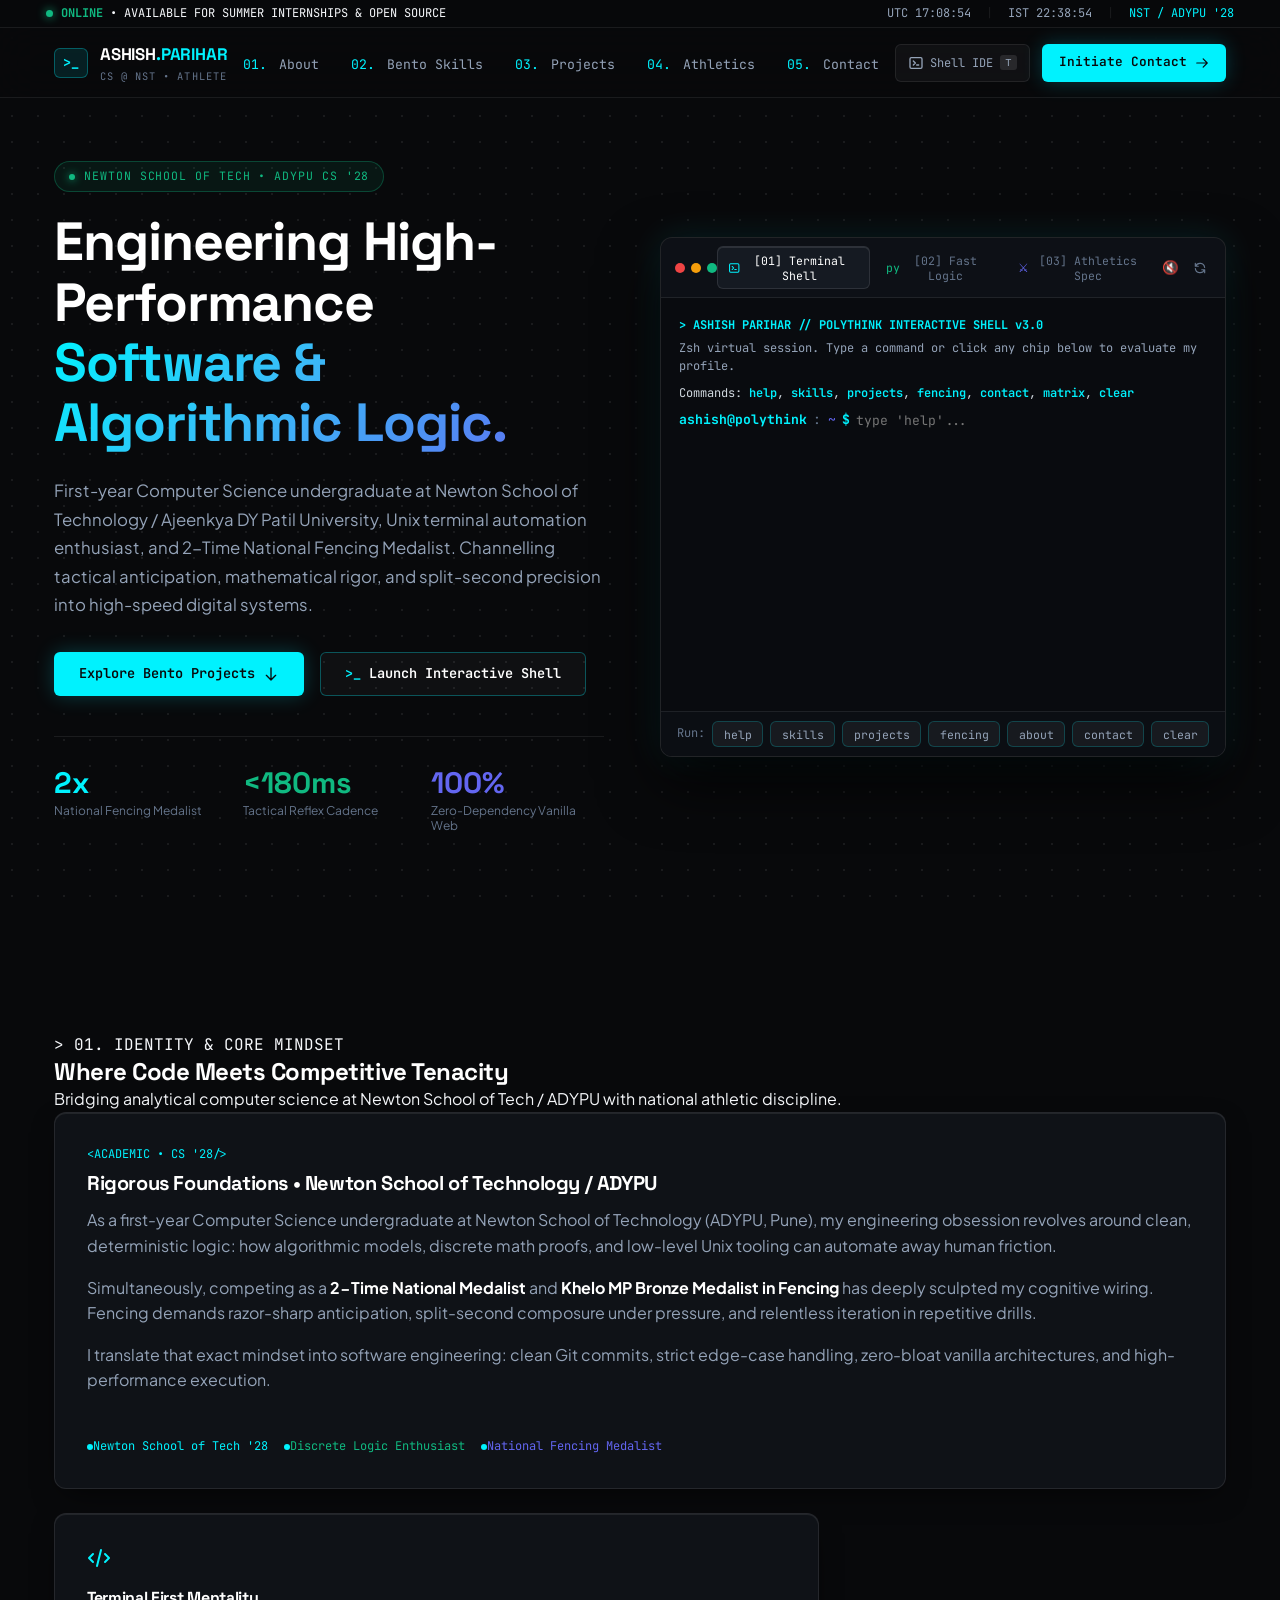
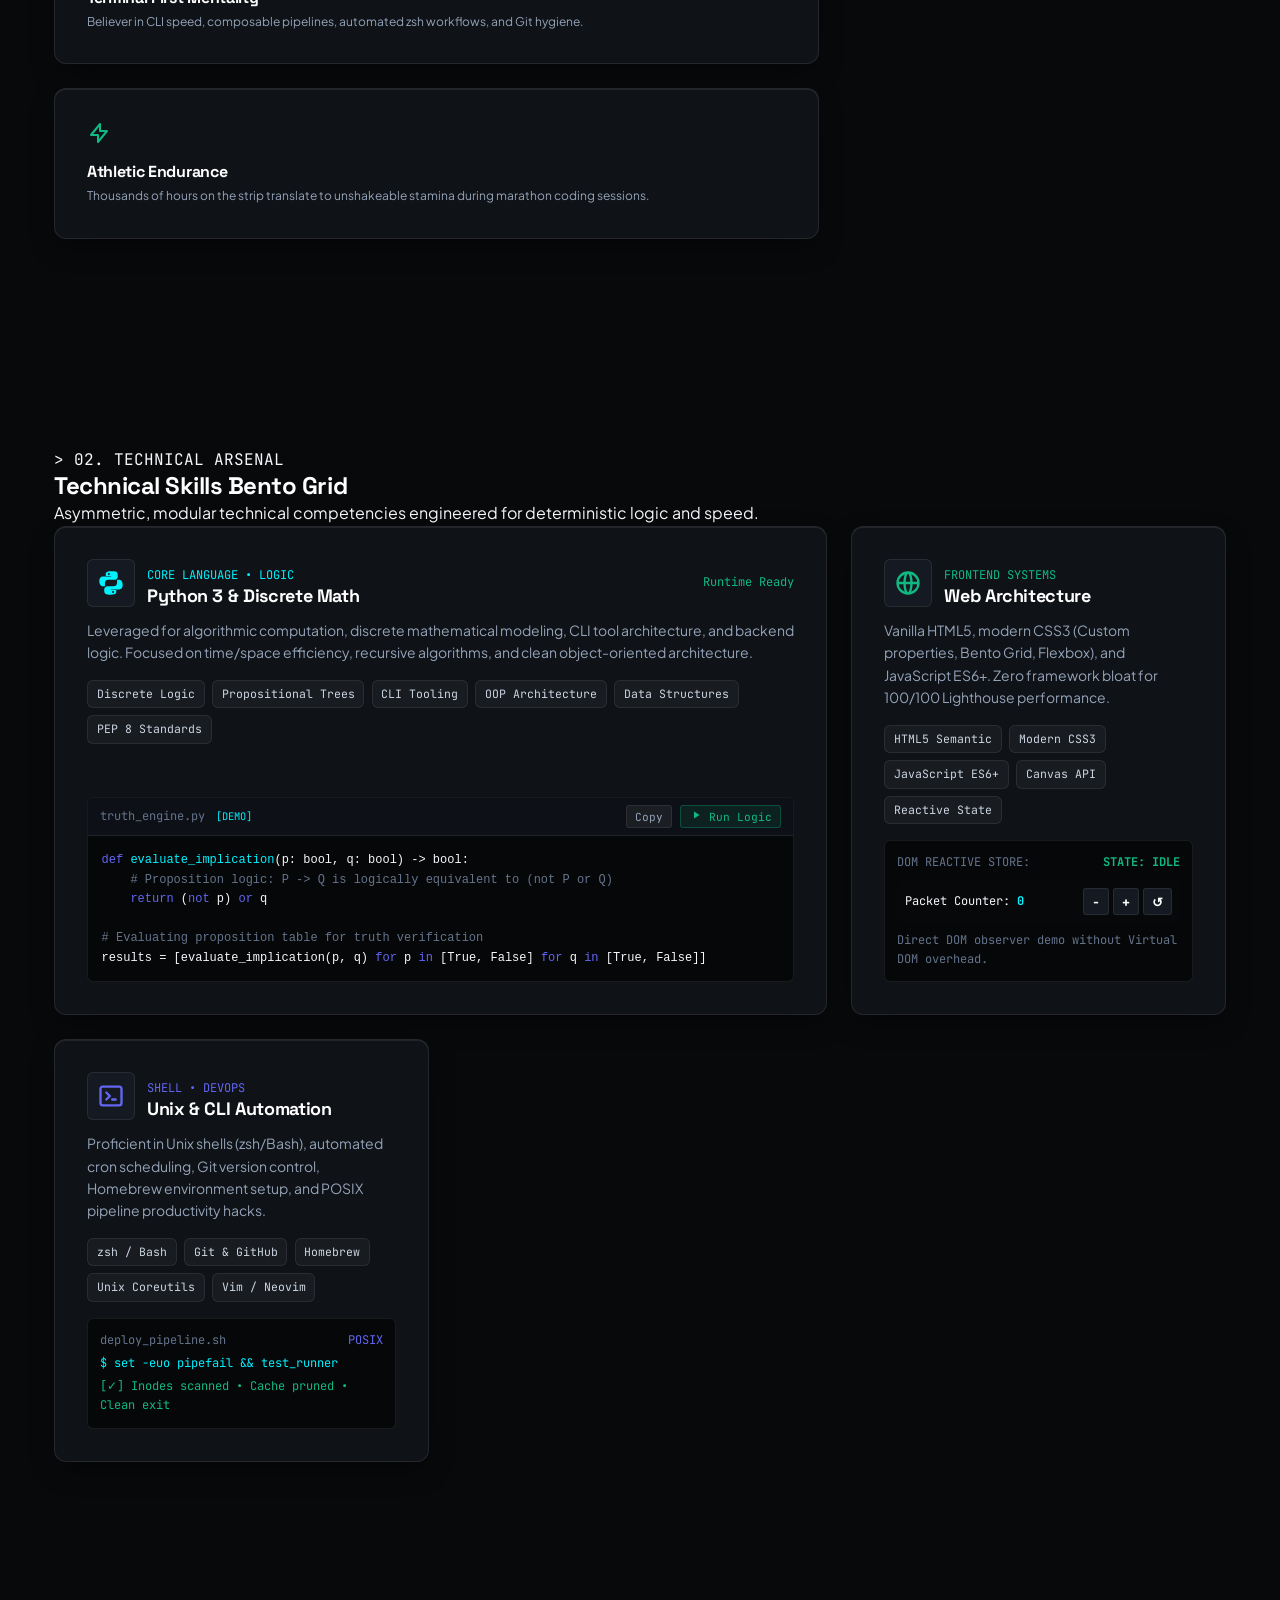
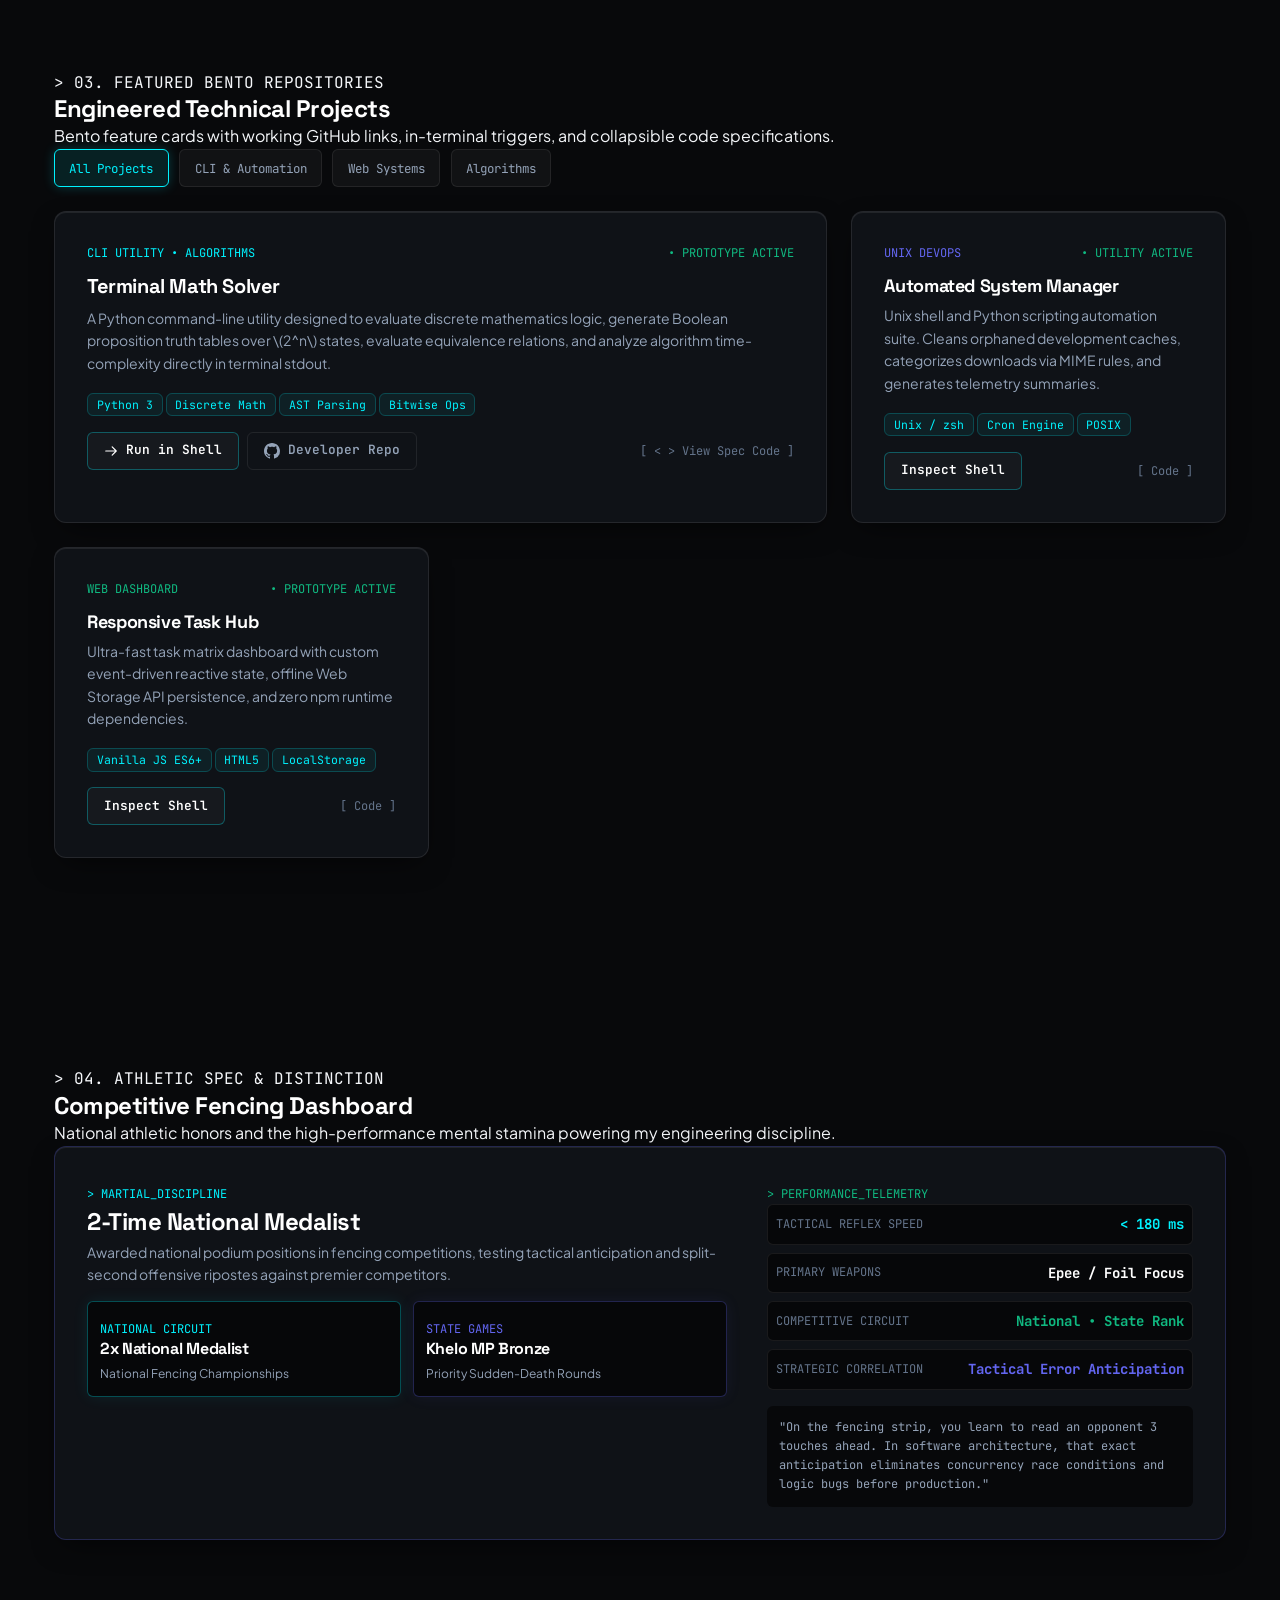
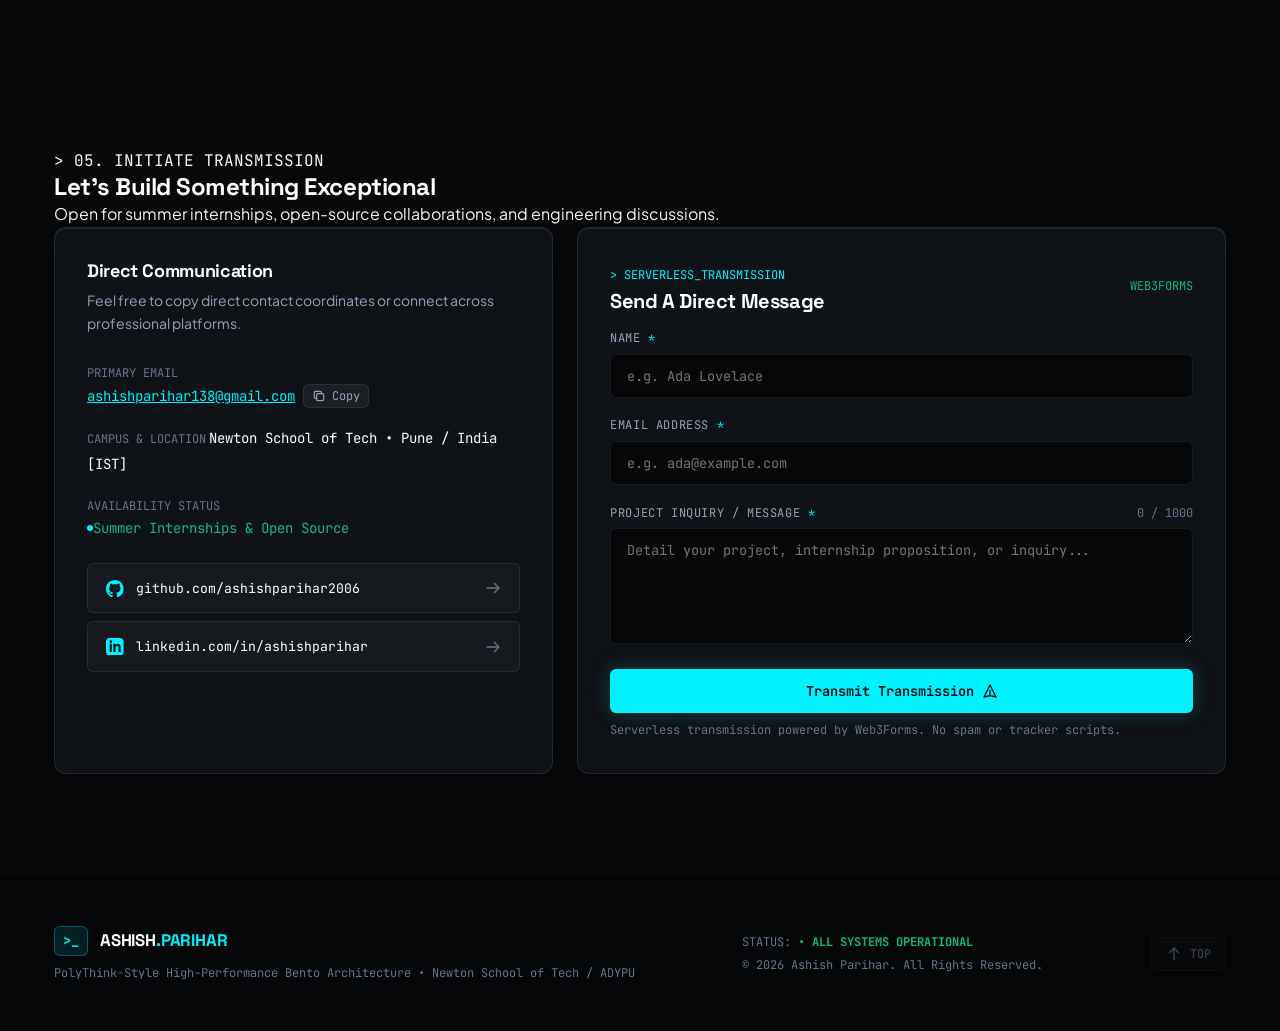
<file: index.html>
<!DOCTYPE html>
<html lang="en" class="scroll-smooth">
<head>
  <meta charset="UTF-8">
  <meta name="viewport" content="width=device-width, initial-scale=1.0">
  <meta http-equiv="X-UA-Compatible" content="ie=edge">
  
  <!-- Primary Meta Tags -->
  <title>Ashish Parihar | CS Undergraduate & Developer</title>
  <meta name="title" content="Ashish Parihar | CS Undergraduate & Developer">
  <meta name="description" content="Portfolio of Ashish Parihar - First-year CS Undergrad at Newton School of Tech / ADYPU, Software Developer, Unix Automation Enthusiast, and 2-Time National Fencing Medalist.">
  <meta name="keywords" content="Ashish Parihar, Computer Science, Newton School of Technology, ADYPU, Software Developer, Python, JavaScript, Unix, Fencing Athlete, PolyThink Bento">
  <meta name="author" content="Ashish Parihar">
  <meta name="theme-color" content="#08090B">
  <link rel="canonical" href="https://ashishparihar2006.github.io/my-profile/">
  
  <!-- Open Graph / Facebook -->
  <meta property="og:type" content="website">
  <meta property="og:url" content="https://ashishparihar2006.github.io/my-profile/">
  <meta property="og:title" content="Ashish Parihar | CS Undergraduate & Developer">
  <meta property="og:description" content="Engineering High-Performance Software & Algorithmic Logic. First-year CS Undergrad at Newton School of Tech / ADYPU & 2-Time National Fencing Medalist.">
  <meta property="og:site_name" content="Ashish Parihar Portfolio">
  
  <!-- Twitter Card -->
  <meta name="twitter:card" content="summary">
  <meta name="twitter:url" content="https://ashishparihar2006.github.io/my-profile/">
  <meta name="twitter:title" content="Ashish Parihar | CS Undergraduate & Developer">
  <meta name="twitter:description" content="Engineering High-Performance Software & Algorithmic Logic. CS Undergrad at NST / ADYPU & 2-Time National Fencing Medalist.">

  <!-- Favicon: Terminal Prompt Motif (>_) -->
  <link rel="icon" type="image/svg+xml" href="data:image/svg+xml,<svg xmlns='http://www.w3.org/2000/svg' viewBox='0 0 100 100'><rect width='100' height='100' rx='20' fill='%2308090B'/><text x='50%' y='58%' dominant-baseline='central' text-anchor='middle' font-family='monospace' font-size='52' font-weight='900' fill='%2300F2FE'>&gt;_</text></svg>">
  
  <!-- Google Fonts: Space Grotesk, Plus Jakarta Sans, JetBrains Mono -->
  <link rel="preconnect" href="https://fonts.googleapis.com">
  <link rel="preconnect" href="https://fonts.gstatic.com" crossorigin>
  <link href="https://fonts.googleapis.com/css2?family=JetBrains+Mono:wght@400;500;600;700&family=Plus+Jakarta+Sans:wght@400;500;600;700;800&family=Space+Grotesk:wght@600;700&display=swap" rel="stylesheet">
  
  <!-- Main Stylesheet (PolyThink-Style Bento Design System) -->
  <link rel="stylesheet" href="./styles.css">
</head>
<body class="bg-base text-main antialiased selection:bg-cyan selection:text-black">
  <!-- Accessibility Skip Link -->
  <a href="#main-content" class="skip-link">Skip to main content</a>

  <!-- PolyThink Dot-Matrix Grid with Cursor Spotlight Follower -->
  <div class="dot-matrix-bg" aria-hidden="true"></div>
  <div id="spotlight-cursor" class="spotlight-cursor pointer-events-none" aria-hidden="true"></div>

  <!-- Announcement & Dual Live Clocks Status Bar -->
  <aside class="top-status-bar" aria-label="System and Availability Status">
    <div class="container flex-between py-1 px-4 text-xs">
      <div class="status-indicator">
        <span class="status-dot pulse" aria-hidden="true"></span>
        <span class="status-text font-mono"><strong class="text-emerald">ONLINE</strong> &bull; AVAILABLE FOR SUMMER INTERNSHIPS &amp; OPEN SOURCE</span>
      </div>
      <div class="status-meta hide-mobile font-mono">
        <span id="utc-clock" title="Coordinated Universal Time">UTC --:--:--</span>
        <span class="divider" aria-hidden="true">|</span>
        <span id="ist-clock" title="Indian Standard Time">IST --:--:--</span>
        <span class="divider" aria-hidden="true">|</span>
        <span class="text-cyan">NST / ADYPU '28</span>
      </div>
    </div>
  </aside>

  <!-- PolyThink-Style Sticky Navigation -->
  <header id="site-header" class="site-header sticky top-0 z-50">
    <nav class="container nav-wrapper" aria-label="Main Navigation">
      <!-- Brand Monogram -->
      <a href="#hero" class="nav-brand group" aria-label="Ashish Parihar Homepage">
        <span class="brand-terminal-badge" aria-hidden="true">&gt;_</span>
        <span class="brand-text">
          <span class="brand-name">ASHISH<span class="text-cyan">.PARIHAR</span></span>
          <span class="brand-sub">CS @ NST &bull; ATHLETE</span>
        </span>
      </a>

      <!-- Desktop Navigation Links -->
      <ul class="nav-links hide-mobile" role="list">
        <li><a href="#about" class="nav-link"><span class="nav-num">01.</span> About</a></li>
        <li><a href="#skills" class="nav-link"><span class="nav-num">02.</span> Bento Skills</a></li>
        <li><a href="#projects" class="nav-link"><span class="nav-num">03.</span> Projects</a></li>
        <li><a href="#athletics" class="nav-link"><span class="nav-num">04.</span> Athletics</a></li>
        <li><a href="#contact" class="nav-link"><span class="nav-num">05.</span> Contact</a></li>
      </ul>

      <!-- Nav CTA & Actions -->
      <div class="nav-actions flex items-center gap-3">
        <!-- Quick Interactive Canvas Focus -->
        <button id="nav-term-btn" class="btn-term-shortcut" title="Focus Interactive Canvas (Shortcut: T)" aria-label="Jump to interactive canvas">
          <svg class="w-4 h-4" fill="none" stroke="currentColor" viewBox="0 0 24 24" aria-hidden="true">
            <path stroke-linecap="round" stroke-linejoin="round" stroke-width="2" d="M8 9l3 3-3 3m5 0h3M5 20h14a2 2 0 002-2V6a2 2 0 00-2-2H5a2 2 0 00-2 2v12a2 2 0 002 2z"></path>
          </svg>
          <span class="hide-mobile">Shell IDE</span>
          <kbd class="kbd-hint hide-mobile">T</kbd>
        </button>

        <a href="#contact" class="btn btn-sm btn-primary hide-mobile">
          <span>Initiate Contact</span>
          <svg class="w-3.5 h-3.5" fill="none" stroke="currentColor" viewBox="0 0 24 24" aria-hidden="true">
            <path stroke-linecap="round" stroke-linejoin="round" stroke-width="2" d="M14 5l7 7m0 0l-7 7m7-7H3"></path>
          </svg>
        </a>

        <!-- Mobile Menu Toggle Button -->
        <button id="mobile-menu-toggle" class="mobile-toggle show-mobile" aria-expanded="false" aria-controls="mobile-nav-menu" aria-label="Toggle navigation menu">
          <span class="hamburger-bar" aria-hidden="true"></span>
          <span class="hamburger-bar" aria-hidden="true"></span>
          <span class="hamburger-bar" aria-hidden="true"></span>
        </button>
      </div>
    </nav>

    <!-- Mobile Drawer Menu -->
    <div id="mobile-nav-menu" class="mobile-menu" role="dialog" aria-modal="true" aria-label="Mobile Navigation Menu" aria-hidden="true">
      <div class="mobile-menu-inner">
        <div class="mobile-menu-header">
          <span class="font-mono text-cyan text-sm">&gt; NAVIGATION_MATRIX</span>
          <button id="mobile-menu-close" class="mobile-close-btn" aria-label="Close navigation menu">
            <svg class="w-5 h-5" fill="none" stroke="currentColor" viewBox="0 0 24 24" aria-hidden="true">
              <path stroke-linecap="round" stroke-linejoin="round" stroke-width="2" d="M6 18L18 6M6 6l12 12"></path>
            </svg>
          </button>
        </div>
        <ul class="mobile-nav-links" role="list">
          <li><a href="#about" class="mobile-link"><span class="text-cyan font-mono">01.</span> Profile &amp; Mindset</a></li>
          <li><a href="#skills" class="mobile-link"><span class="text-cyan font-mono">02.</span> Bento Skills Matrix</a></li>
          <li><a href="#projects" class="mobile-link"><span class="text-cyan font-mono">03.</span> Featured Bento Projects</a></li>
          <li><a href="#athletics" class="mobile-link"><span class="text-cyan font-mono">04.</span> Athletic Distinctions</a></li>
          <li><a href="#contact" class="mobile-link"><span class="text-cyan font-mono">05.</span> Transmission / Contact</a></li>
        </ul>
        <div class="mobile-menu-footer">
          <a href="#contact" class="btn btn-primary w-full text-center">Get in Touch</a>
          <p class="text-xs text-muted text-center mt-3 font-mono">Ashish Parihar &bull; CS Undergrad @ NST / ADYPU</p>
        </div>
      </div>
    </div>
  </header>

  <main id="main-content" class="relative z-10" tabindex="-1">
    <!-- ========================================================
         PHASE 2 — HERO SECTION & INTERACTIVE LIVE CODE CANVAS
         ======================================================== -->
    <section id="hero" class="hero-section" aria-label="Introduction & Interactive Code Canvas">
      <div class="container hero-grid">
        
        <!-- Left Hero Column: Bold Hierarchy & Action CTAs -->
        <div class="hero-content">
          <div class="hero-badge-wrap">
            <span class="poly-badge font-mono">
              <span class="pulse-emerald" aria-hidden="true"></span>
              NEWTON SCHOOL OF TECH &bull; ADYPU CS '28
            </span>
          </div>

          <h1 class="hero-title">
            Engineering High-Performance
            <span class="gradient-text">Software &amp; Algorithmic Logic.</span>
          </h1>

          <p class="hero-subtitle">
            First-year Computer Science undergraduate at Newton School of Technology / Ajeenkya DY Patil University, Unix terminal automation enthusiast, and 2-Time National Fencing Medalist. Channelling tactical anticipation, mathematical rigor, and split-second precision into high-speed digital systems.
          </p>

          <!-- PolyThink Action CTAs -->
          <div class="hero-actions">
            <a href="#projects" class="btn btn-primary btn-glow">
              <span>Explore Bento Projects</span>
              <svg class="w-4 h-4 ml-1" fill="none" stroke="currentColor" viewBox="0 0 24 24" aria-hidden="true">
                <path stroke-linecap="round" stroke-linejoin="round" stroke-width="2" d="M19 14l-7 7m0 0l-7-7m7 7V3"></path>
              </svg>
            </a>
            <button id="hero-shell-trigger" class="btn btn-outline">
              <span class="text-cyan">&gt;_</span>
              <span>Launch Interactive Shell</span>
            </button>
          </div>

          <!-- Hero Metrics Bar -->
          <div class="hero-stats-row">
            <div class="hero-stat-card">
              <span class="stat-number text-cyan">2x</span>
              <span class="stat-label">National Fencing Medalist</span>
            </div>
            <div class="hero-stat-card">
              <span class="stat-number text-emerald">&lt;180ms</span>
              <span class="stat-label">Tactical Reflex Cadence</span>
            </div>
            <div class="hero-stat-card">
              <span class="stat-number text-indigo">100%</span>
              <span class="stat-label">Zero-Dependency Vanilla Web</span>
            </div>
          </div>
        </div>

        <!-- Right Hero Column: Interactive Code Canvas / IDE Frame -->
        <div class="hero-canvas-wrapper">
          <div class="ide-canvas-frame" id="interactive-ide" role="region" aria-label="Interactive Developer IDE Canvas">
            <!-- IDE Header & Tab Triggers -->
            <div class="ide-header">
              <div class="ide-traffic-lights" aria-hidden="true">
                <span class="window-dot dot-red"></span>
                <span class="window-dot dot-yellow"></span>
                <span class="window-dot dot-green"></span>
              </div>
              
              <!-- Live Tab Triggers -->
              <div class="ide-tabs" role="tablist" aria-label="Interactive Code Canvas Views">
                <button class="ide-tab active" role="tab" id="tab-btn-terminal" aria-selected="true" aria-controls="tab-panel-terminal" data-tab="terminal">
                  <svg class="w-3.5 h-3.5 text-cyan mr-1" fill="none" stroke="currentColor" viewBox="0 0 24 24" aria-hidden="true"><path stroke-linecap="round" stroke-linejoin="round" stroke-width="2" d="M8 9l3 3-3 3m5 0h3M5 20h14a2 2 0 002-2V6a2 2 0 00-2-2H5a2 2 0 00-2 2v12a2 2 0 002 2z"></path></svg>
                  <span>[01] Terminal Shell</span>
                </button>
                <button class="ide-tab" role="tab" id="tab-btn-logic" aria-selected="false" aria-controls="tab-panel-logic" data-tab="logic">
                  <span class="text-emerald font-mono mr-1">py</span>
                  <span>[02] Fast Logic</span>
                </button>
                <button class="ide-tab" role="tab" id="tab-btn-athletics" aria-selected="false" aria-controls="tab-panel-athletics" data-tab="athletics">
                  <span class="text-indigo font-mono mr-1">&#x2694;</span>
                  <span>[03] Athletics Spec</span>
                </button>
              </div>

              <!-- Audio / Quick Controls -->
              <div class="ide-controls">
                <button id="term-audio-toggle" class="term-ctrl-btn" title="Toggle Terminal Audio (Off by default)" aria-label="Toggle terminal audio feedback">
                  <span id="audio-icon">🔇</span>
                </button>
                <button id="term-reset-btn" class="term-ctrl-btn" title="Reset Shell Buffer" aria-label="Reset terminal output">
                  <svg class="w-3.5 h-3.5" fill="none" stroke="currentColor" viewBox="0 0 24 24" aria-hidden="true">
                    <path stroke-linecap="round" stroke-linejoin="round" stroke-width="2" d="M4 4v5h.582m15.356 2A8.001 8.001 0 004.582 9m0 0H9m11 11v-5h-.581m0 0a8.003 8.003 0 01-15.357-2m15.357 2H15"></path>
                  </svg>
                </button>
              </div>
            </div>

            <!-- Tab 1: Terminal Shell Body -->
            <div id="tab-panel-terminal" class="ide-tab-panel active" role="tabpanel" aria-labelledby="tab-btn-terminal">
              <div class="terminal-body" id="terminal-body" tabindex="0" aria-live="polite">
                <div class="terminal-welcome" id="terminal-welcome">
                  <p class="text-cyan font-mono font-bold text-xs mb-1">&gt; ASHISH PARIHAR // POLYTHINK INTERACTIVE SHELL v3.0</p>
                  <p class="text-xs text-secondary mb-2 font-mono">Zsh virtual session. Type a command or click any chip below to evaluate my profile.</p>
                  <div class="term-help-reminder font-mono text-xs">
                    Commands: <span class="cmd-highlight">help</span>, <span class="cmd-highlight">skills</span>, <span class="cmd-highlight">projects</span>, <span class="cmd-highlight">fencing</span>, <span class="cmd-highlight">contact</span>, <span class="cmd-highlight">matrix</span>, <span class="cmd-highlight">clear</span>
                  </div>
                </div>

                <!-- Dynamic Output Container -->
                <div id="terminal-history"></div>

                <!-- Active Command Input Prompt -->
                <div class="terminal-prompt-line">
                  <span class="prompt-user text-cyan font-bold font-mono">ashish@polythink</span><span class="prompt-colon text-muted">:</span><span class="prompt-path text-indigo font-mono">~</span><span class="prompt-symbol font-bold font-mono text-cyan">$</span>
                  <input type="text" id="terminal-input" class="terminal-input" spellcheck="false" autocomplete="off" autocapitalize="off" aria-label="Interactive terminal command input" placeholder="type 'help'...">
                </div>
              </div>

              <!-- Executable Quick Command Chips -->
              <div class="terminal-quick-chips" aria-label="Terminal Quick Run Chips">
                <span class="chip-label text-muted text-xs font-mono">Run:</span>
                <button class="cmd-chip" data-cmd="help">help</button>
                <button class="cmd-chip" data-cmd="skills">skills</button>
                <button class="cmd-chip" data-cmd="projects">projects</button>
                <button class="cmd-chip" data-cmd="fencing">fencing</button>
                <button class="cmd-chip" data-cmd="about">about</button>
                <button class="cmd-chip" data-cmd="contact">contact</button>
                <button class="cmd-chip chip-clear" data-cmd="clear">clear</button>
              </div>
            </div>

            <!-- Tab 2: Fast Logic Code Preview Box -->
            <div id="tab-panel-logic" class="ide-tab-panel" role="tabpanel" aria-labelledby="tab-btn-logic">
              <div class="code-preview-pane">
                <div class="pane-meta flex-between">
                  <span class="font-mono text-xs text-cyan flex items-center gap-2">
                    <span class="dot-status bg-emerald"></span> demo_solver.py [DISCRETE PROPOSITIONS]
                  </span>
                  <button class="btn-copy-code" data-code-target="snippet-hero-logic" aria-label="Copy Python demonstration snippet">
                    <span class="copy-text">Copy Code</span>
                  </button>
                </div>
                <div class="code-with-lines font-mono text-xs">
                  <div class="code-gutter" aria-hidden="true">
                    <span>01</span><span>02</span><span>03</span><span>04</span><span>05</span><span>06</span><span>07</span><span>08</span><span>09</span><span>10</span>
                  </div>
                  <pre class="code-content"><code id="snippet-hero-logic"><span class="text-indigo">def</span> <span class="text-cyan">evaluate_discrete_tautology</span>(variables: list, expression: str) -&gt; bool:
    <span class="text-muted"># High-speed deterministic evaluation over 2^n truth states</span>
    n = len(variables)
    <span class="text-indigo">for</span> state <span class="text-indigo">in</span> range(1 &lt;&lt; n):
        env = {var: bool((state &gt;&gt; i) &amp; 1) <span class="text-indigo">for</span> i, var <span class="text-indigo">in</span> enumerate(variables)}
        <span class="text-indigo">if</span> <span class="text-indigo">not</span> evaluate_ast(expression, env):
            <span class="text-indigo">return</span> False
    <span class="text-indigo">return</span> True  <span class="text-emerald"># Validated Tautology</span></code></pre>
                </div>
                <div class="pane-footer flex-between">
                  <span class="text-xs font-mono text-muted">Complexity: O(2^n) optimal bitwise enumeration</span>
                  <button class="btn-mini-run" id="btn-hero-run-eval">
                    <svg class="w-3 h-3 inline mr-1 text-emerald" fill="currentColor" viewBox="0 0 24 24"><path d="M8 5v14l11-7z"/></svg>
                    <span>Simulate Evaluation</span>
                  </button>
                </div>
                <div id="hero-eval-output" class="mini-eval-output hidden font-mono text-xs"></div>
              </div>
            </div>

            <!-- Tab 3: Athletics Spec Dashboard -->
            <div id="tab-panel-athletics" class="ide-tab-panel" role="tabpanel" aria-labelledby="tab-btn-athletics">
              <div class="athletics-spec-pane">
                <div class="spec-header flex-between mb-4">
                  <div>
                    <span class="font-mono text-xs text-indigo">&gt; TACTICAL_TELEMETRY</span>
                    <h3 class="text-base font-bold text-white mt-1">Competitive Fencing Profile</h3>
                  </div>
                  <span class="badge-fencing font-mono text-xs text-emerald border border-emerald-500/30 px-2 py-0.5 rounded">
                    NATIONAL ATHLETE
                  </span>
                </div>

                <div class="spec-metrics-grid">
                  <div class="spec-box">
                    <span class="spec-label font-mono text-muted text-xs">RECOGNITION</span>
                    <span class="spec-value text-cyan font-bold">2x National Medalist</span>
                    <span class="spec-sub text-xs text-secondary">National Fencing Circuit</span>
                  </div>
                  <div class="spec-box">
                    <span class="spec-label font-mono text-muted text-xs">STATE GAMES</span>
                    <span class="spec-value text-emerald font-bold">Khelo MP Bronze</span>
                    <span class="spec-sub text-xs text-secondary">State Championship Podium</span>
                  </div>
                  <div class="spec-box">
                    <span class="spec-label font-mono text-muted text-xs">REACTION TIME</span>
                    <span class="spec-value text-indigo font-bold">&lt; 180 ms</span>
                    <span class="spec-sub text-xs text-secondary">Tactical Riposte Reflex</span>
                  </div>
                  <div class="spec-box">
                    <span class="spec-label font-mono text-muted text-xs">WEAPONRY FOCUS</span>
                    <span class="spec-value text-white font-bold">Epee / Foil</span>
                    <span class="spec-sub text-xs text-secondary">Full Body Target Agility</span>
                  </div>
                </div>

                <div class="spec-quote mt-4 font-mono text-xs text-secondary p-3 rounded">
                  "Fencing is high-speed physical chess. Reading an adversary's cadence mirrors anticipating concurrency race conditions and edge-case exceptions in systems architecture."
                </div>
              </div>
            </div>

          </div>
        </div>

      </div>
    </section>

    <!-- ========================================================
         PHASE 3 — BENTO GRID SHOWCASE (SKILLS & PROJECTS)
         ======================================================== -->

    <!-- Section 1: About & Interdisciplinary Mindset -->
    <section id="about" class="section-padding" aria-label="Identity and Philosophy">
      <div class="container">
        
        <div class="section-header">
          <div class="section-tag font-mono">&gt; 01. IDENTITY &amp; CORE MINDSET</div>
          <h2 class="section-title">Where Code Meets Competitive Tenacity</h2>
          <p class="section-desc">
            Bridging analytical computer science at Newton School of Tech / ADYPU with national athletic discipline.
          </p>
        </div>

        <div class="bento-about-grid">
          <!-- Main Narrative Bento Card -->
          <article class="bento-card bento-span-2">
            <div class="bento-inner">
              <div class="card-badge font-mono text-xs text-cyan mb-2">
                <span class="code-bracket">&lt;</span>ACADEMIC &bull; CS '28<span class="code-bracket">/&gt;</span>
              </div>
              <h3 class="text-xl font-bold text-white mb-3">
                Rigorous Foundations &bull; Newton School of Technology / ADYPU
              </h3>
              <p class="text-secondary leading-relaxed mb-4">
                As a first-year Computer Science undergraduate at Newton School of Technology (ADYPU, Pune), my engineering obsession revolves around clean, deterministic logic: how algorithmic models, discrete math proofs, and low-level Unix tooling can automate away human friction.
              </p>
              <p class="text-secondary leading-relaxed mb-4">
                Simultaneously, competing as a <strong class="text-white">2-Time National Medalist</strong> and <strong class="text-white">Khelo MP Bronze Medalist in Fencing</strong> has deeply sculpted my cognitive wiring. Fencing demands razor-sharp anticipation, split-second composure under pressure, and relentless iteration in repetitive drills.
              </p>
              <p class="text-secondary leading-relaxed">
                I translate that exact mindset into software engineering: clean Git commits, strict edge-case handling, zero-bloat vanilla architectures, and high-performance execution.
              </p>

              <div class="mt-6 pt-5 border-t border-subtle flex flex-wrap gap-4 items-center justify-between text-xs font-mono">
                <span class="text-cyan flex items-center gap-1.5">
                  <span class="bullet-dot" aria-hidden="true"></span> Newton School of Tech '28
                </span>
                <span class="text-emerald flex items-center gap-1.5">
                  <span class="bullet-dot bg-emerald" aria-hidden="true"></span> Discrete Logic Enthusiast
                </span>
                <span class="text-indigo flex items-center gap-1.5">
                  <span class="bullet-dot bg-indigo" aria-hidden="true"></span> National Fencing Medalist
                </span>
              </div>
            </div>
          </article>

          <!-- Side Highlights Stack -->
          <div class="bento-side-column">
            <div class="bento-card">
              <div class="bento-inner">
                <div class="icon-circle text-cyan mb-3">
                  <svg class="w-6 h-6" fill="none" stroke="currentColor" viewBox="0 0 24 24" aria-hidden="true"><path stroke-linecap="round" stroke-linejoin="round" stroke-width="2" d="M10 20l4-16m4 4l4 4-4 4M6 16l-4-4 4-4"></path></svg>
                </div>
                <h4 class="font-bold text-white mb-1">Terminal First Mentality</h4>
                <p class="text-xs text-secondary leading-relaxed">
                  Believer in CLI speed, composable pipelines, automated zsh workflows, and Git hygiene.
                </p>
              </div>
            </div>

            <div class="bento-card">
              <div class="bento-inner">
                <div class="icon-circle text-emerald mb-3">
                  <svg class="w-6 h-6" fill="none" stroke="currentColor" viewBox="0 0 24 24" aria-hidden="true"><path stroke-linecap="round" stroke-linejoin="round" stroke-width="2" d="M13 10V3L4 14h7v7l9-11h-7z"></path></svg>
                </div>
                <h4 class="font-bold text-white mb-1">Athletic Endurance</h4>
                <p class="text-xs text-secondary leading-relaxed">
                  Thousands of hours on the strip translate to unshakeable stamina during marathon coding sessions.
                </p>
              </div>
            </div>
          </div>
        </div>

      </div>
    </section>

    <!-- Section 2: Technical Skills Bento Grid -->
    <section id="skills" class="section-padding bg-surface-alt" aria-label="Technical Skills Bento Grid">
      <div class="container">
        
        <div class="section-header">
          <div class="section-tag font-mono">&gt; 02. TECHNICAL ARSENAL</div>
          <h2 class="section-title">Technical Skills Bento Grid</h2>
          <p class="section-desc">
            Asymmetric, modular technical competencies engineered for deterministic logic and speed.
          </p>
        </div>

        <div class="bento-skills-grid">
          
          <!-- Card 1 (Large / Span 2): Python 3 & Discrete Logic -->
          <div class="bento-card bento-span-2 skill-bento-card" data-category="python">
            <div class="bento-inner">
              <div class="bento-card-top flex-between mb-3">
                <div class="flex items-center gap-3">
                  <div class="skill-icon-badge text-cyan">
                    <svg class="w-7 h-7" fill="currentColor" viewBox="0 0 24 24" aria-hidden="true">
                      <path d="M12 2c-4.4 0-4.5 1.9-4.5 1.9l.01 2h4.6v.6H5.4S2 6.1 2 10.5s3 4.3 3 4.3h1.8v-2.5s-.1-3 3-3h5.1s2.9-.1 2.9-2.9-.1-4.4-4.4-4.4H12zm-1.8 1.4a.9.9 0 1 1 0 1.8.9.9 0 0 1 0-1.8zM12 22c4.4 0 4.5-1.9 4.5-1.9l-.01-2h-4.6v-.6h6.7s3.4.4 3.4-4-3-4.3-3-4.3h-1.8v2.5s.1 3-3 3H9.1s-2.9.1-2.9 2.9.1 4.4 4.4 4.4H12zm1.8-1.4a.9.9 0 1 1 0-1.8.9.9 0 0 1 0 1.8z"/>
                    </svg>
                  </div>
                  <div>
                    <span class="skill-tier font-mono text-cyan text-xs">CORE LANGUAGE &bull; LOGIC</span>
                    <h3 class="skill-name text-lg font-bold text-white">Python 3 &amp; Discrete Math</h3>
                  </div>
                </div>
                <span class="badge-pill font-mono text-xs text-emerald">Runtime Ready</span>
              </div>

              <p class="skill-description text-secondary text-sm mb-4">
                Leveraged for algorithmic computation, discrete mathematical modeling, CLI tool architecture, and backend logic. Focused on time/space efficiency, recursive algorithms, and clean object-oriented architecture.
              </p>

              <div class="skill-tags mb-4">
                <span class="tag">Discrete Logic</span>
                <span class="tag">Propositional Trees</span>
                <span class="tag">CLI Tooling</span>
                <span class="tag">OOP Architecture</span>
                <span class="tag">Data Structures</span>
                <span class="tag">PEP 8 Standards</span>
              </div>

              <!-- Embedded Interactive Mock Runtime Trigger -->
              <div class="code-snippet-box">
                <div class="code-head font-mono text-xs flex-between">
                  <span>truth_engine.py <span class="badge-demo">[DEMO]</span></span>
                  <div class="flex items-center gap-2">
                    <button class="btn-copy-code" data-code-target="snippet-bento-py" aria-label="Copy Python demonstration snippet">
                      <span class="copy-text">Copy</span>
                    </button>
                    <button class="btn-mock-run" id="btn-run-python-mock" aria-label="Execute Python demo snippet">
                      <svg class="w-3 h-3 inline mr-1 text-emerald" fill="currentColor" viewBox="0 0 24 24"><path d="M8 5v14l11-7z"/></svg>
                      <span>Run Logic</span>
                    </button>
                  </div>
                </div>
                <pre class="font-mono text-xs"><code id="snippet-bento-py"><span class="text-indigo">def</span> <span class="text-cyan">evaluate_implication</span>(p: bool, q: bool) -&gt; bool:
    <span class="text-muted"># Proposition logic: P -&gt; Q is logically equivalent to (not P or Q)</span>
    <span class="text-indigo">return</span> (<span class="text-indigo">not</span> p) <span class="text-indigo">or</span> q

<span class="text-muted"># Evaluating proposition table for truth verification</span>
results = [evaluate_implication(p, q) <span class="text-indigo">for</span> p <span class="text-indigo">in</span> [True, False] <span class="text-indigo">for</span> q <span class="text-indigo">in</span> [True, False]]</code></pre>
                <div id="python-mock-output" class="mock-output-pane hidden font-mono text-xs"></div>
              </div>
            </div>
          </div>

          <!-- Card 2: Web Architecture (HTML5/CSS3/ES6+ Vanilla JS) -->
          <div class="bento-card skill-bento-card" data-category="web">
            <div class="bento-inner">
              <div class="bento-card-top flex-between mb-3">
                <div class="flex items-center gap-3">
                  <div class="skill-icon-badge text-emerald">
                    <svg class="w-7 h-7" fill="none" stroke="currentColor" viewBox="0 0 24 24" aria-hidden="true">
                      <path stroke-linecap="round" stroke-linejoin="round" stroke-width="2" d="M21 12a9 9 0 01-9 9m9-9a9 9 0 00-9-9m9 9H3m9 9a9 9 0 01-9-9m9 9c1.657 0 3-4.03 3-9s-1.343-9-3-9m0 18c-1.657 0-3-4.03-3-9s1.343-9 3-9m-9 9a9 9 0 019-9"></path>
                    </svg>
                  </div>
                  <div>
                    <span class="skill-tier font-mono text-emerald text-xs">FRONTEND SYSTEMS</span>
                    <h3 class="skill-name text-lg font-bold text-white">Web Architecture</h3>
                  </div>
                </div>
              </div>

              <p class="skill-description text-secondary text-sm mb-4">
                Vanilla HTML5, modern CSS3 (Custom properties, Bento Grid, Flexbox), and JavaScript ES6+. Zero framework bloat for 100/100 Lighthouse performance.
              </p>

              <div class="skill-tags mb-4">
                <span class="tag">HTML5 Semantic</span>
                <span class="tag">Modern CSS3</span>
                <span class="tag">JavaScript ES6+</span>
                <span class="tag">Canvas API</span>
                <span class="tag">Reactive State</span>
              </div>

              <!-- Live Interactive DOM State Widget -->
              <div class="interactive-state-widget p-3 rounded font-mono text-xs">
                <div class="flex-between mb-2">
                  <span class="text-muted">DOM REACTIVE STORE:</span>
                  <span id="store-status" class="text-emerald font-bold">STATE: IDLE</span>
                </div>
                <div class="state-counter-box flex-between bg-dark p-2 rounded mb-2">
                  <span>Packet Counter: <strong id="counter-val" class="text-cyan">0</strong></span>
                  <div class="flex gap-1">
                    <button id="btn-state-dec" class="btn-micro" aria-label="Decrement state counter">-</button>
                    <button id="btn-state-inc" class="btn-micro" aria-label="Increment state counter">+</button>
                    <button id="btn-state-reset" class="btn-micro text-danger" aria-label="Reset state counter">↺</button>
                  </div>
                </div>
                <span class="text-xs text-muted block">Direct DOM observer demo without Virtual DOM overhead.</span>
              </div>
            </div>
          </div>

          <!-- Card 3: Unix & CLI Automation -->
          <div class="bento-card skill-bento-card" data-category="systems">
            <div class="bento-inner">
              <div class="bento-card-top flex-between mb-3">
                <div class="flex items-center gap-3">
                  <div class="skill-icon-badge text-indigo">
                    <svg class="w-7 h-7" fill="none" stroke="currentColor" viewBox="0 0 24 24" aria-hidden="true">
                      <path stroke-linecap="round" stroke-linejoin="round" stroke-width="2" d="M8 9l3 3-3 3m5 0h3M5 20h14a2 2 0 002-2V6a2 2 0 00-2-2H5a2 2 0 00-2 2v12a2 2 0 002 2z"></path>
                    </svg>
                  </div>
                  <div>
                    <span class="skill-tier font-mono text-indigo text-xs">SHELL &bull; DEVOPS</span>
                    <h3 class="skill-name text-lg font-bold text-white">Unix &amp; CLI Automation</h3>
                  </div>
                </div>
              </div>

              <p class="skill-description text-secondary text-sm mb-4">
                Proficient in Unix shells (zsh/Bash), automated cron scheduling, Git version control, Homebrew environment setup, and POSIX pipeline productivity hacks.
              </p>

              <div class="skill-tags mb-4">
                <span class="tag">zsh / Bash</span>
                <span class="tag">Git &amp; GitHub</span>
                <span class="tag">Homebrew</span>
                <span class="tag">Unix Coreutils</span>
                <span class="tag">Vim / Neovim</span>
              </div>

              <!-- Simulated Bash Script Card -->
              <div class="bash-demo-box font-mono text-xs p-3 rounded">
                <div class="flex-between text-muted mb-1">
                  <span>deploy_pipeline.sh</span>
                  <span class="text-indigo">POSIX</span>
                </div>
                <div class="text-cyan">$ set -euo pipefail &amp;&amp; test_runner</div>
                <div class="text-emerald mt-1">[✓] Inodes scanned &bull; Cache pruned &bull; Clean exit</div>
              </div>
            </div>
          </div>

        </div>

      </div>
    </section>

    <!-- Section 3: Featured Projects Bento Grid -->
    <section id="projects" class="section-padding" aria-label="Featured Projects Bento Showcase">
      <div class="container">
        
        <div class="section-header">
          <div class="section-tag font-mono">&gt; 03. FEATURED BENTO REPOSITORIES</div>
          <h2 class="section-title">Engineered Technical Projects</h2>
          <p class="section-desc">
            Bento feature cards with working GitHub links, in-terminal triggers, and collapsible code specifications.
          </p>
        </div>

        <!-- Project Category Filters -->
        <div class="project-filters mb-6" role="group" aria-label="Filter projects by category">
          <button class="filter-btn active" data-filter="all" aria-pressed="true">All Projects</button>
          <button class="filter-btn" data-filter="cli" aria-pressed="false">CLI &amp; Automation</button>
          <button class="filter-btn" data-filter="web" aria-pressed="false">Web Systems</button>
          <button class="filter-btn" data-filter="algorithms" aria-pressed="false">Algorithms</button>
        </div>

        <!-- Bento Projects Grid -->
        <div class="bento-projects-grid" id="projects-container">
          
          <!-- Bento Project 1: Terminal Math Solver -->
          <article class="bento-card project-card bento-span-2" data-category="cli algorithms">
            <div class="bento-inner">
              <div class="project-badge-row flex-between mb-3">
                <span class="project-category font-mono text-cyan text-xs">CLI UTILITY &bull; ALGORITHMS</span>
                <span class="badge-status font-mono text-xs text-emerald">&bull; PROTOTYPE ACTIVE</span>
              </div>

              <h3 class="project-name text-xl font-bold text-white mb-2">Terminal Math Solver</h3>
              
              <p class="project-summary text-secondary text-sm mb-4">
                A Python command-line utility designed to evaluate discrete mathematics logic, generate Boolean proposition truth tables over \(2^n\) states, evaluate equivalence relations, and analyze algorithm time-complexity directly in terminal stdout.
              </p>

              <div class="project-tech-stack mb-4">
                <span class="tech-pill">Python 3</span>
                <span class="tech-pill">Discrete Math</span>
                <span class="tech-pill">AST Parsing</span>
                <span class="tech-pill">Bitwise Ops</span>
              </div>

              <div class="project-actions flex-between flex-wrap gap-3">
                <div class="flex gap-2">
                  <button class="btn btn-sm btn-outline run-in-term-btn" data-run="projects 1" title="Inspect in Shell IDE">
                    <svg class="w-3.5 h-3.5" fill="none" stroke="currentColor" viewBox="0 0 24 24" aria-hidden="true"><path stroke-linecap="round" stroke-linejoin="round" stroke-width="2" d="M14 5l7 7m0 0l-7 7m7-7H3"></path></svg>
                    <span>Run in Shell</span>
                  </button>
                  <a href="https://github.com/ashishparihar2006" target="_blank" rel="noopener noreferrer" class="btn btn-sm btn-ghost">
                    <svg class="w-4 h-4" fill="currentColor" viewBox="0 0 24 24" aria-hidden="true"><path d="M12 0C5.37 0 0 5.37 0 12c0 5.31 3.435 9.795 8.205 11.385.6.105.825-.255.825-.57 0-.285-.015-1.23-.015-2.235-3.015.555-3.795-.735-4.035-1.41-.135-.345-.72-1.41-1.23-1.695-.42-.225-1.02-.78-.015-.795.945-.015 1.62.87 1.845 1.23 1.08 1.815 2.805 1.305 3.495.99.105-.78.42-1.305.765-1.605-2.67-.3-5.46-1.335-5.46-5.925 0-1.305.465-2.385 1.23-3.225-.12-.3-.54-1.53.12-3.18 0 0 1.005-.315 3.3 1.23.96-.27 1.98-.405 3-.405s2.04.135 3 .405c2.295-1.56 3.3-1.23 3.3-1.23.66 1.65.24 2.88.12 3.18.765.84 1.23 1.905 1.23 3.225 0 4.605-2.805 5.625-5.475 5.925.435.375.81 1.095.81 2.22 0 1.605-.015 2.895-.015 3.3 0 .315.225.69.825.57A12.02 12.02 0 0024 12c0-6.63-5.37-12-12-12z"/></svg>
                    <span>Developer Repo</span>
                  </a>
                </div>
                <!-- Interactive Collapsible Code Preview Drawer -->
                <button class="btn-toggle-drawer font-mono text-xs" data-target="drawer-math" aria-expanded="false">
                  <span>[ &lt; &gt; View Spec Code ]</span>
                </button>
              </div>

              <!-- Collapsible Code Drawer -->
              <div id="drawer-math" class="code-drawer hidden mt-4 pt-3 border-t border-subtle">
                <pre class="font-mono text-xs"><code class="text-secondary"><span class="text-cyan">$</span> python3 math_solver.py --eval "(P ^ Q) -&gt; (P v R)" --truth-table
<span class="text-emerald">[OK] Verified: 3-Variable Truth Table compiled</span>
| P | Q | R | RESULT |
| T | T | T |  <span class="text-emerald">TRUE</span>  |
| F | F | F |  <span class="text-emerald">TRUE</span>  |
&gt;&gt; Expression Classification: TAUTOLOGY (Validated)</code></pre>
              </div>
            </div>
          </article>

          <!-- Bento Project 2: Automated System Manager -->
          <article class="bento-card project-card" data-category="cli">
            <div class="bento-inner">
              <div class="project-badge-row flex-between mb-3">
                <span class="project-category font-mono text-indigo text-xs">UNIX DEVOPS</span>
                <span class="badge-status font-mono text-xs text-emerald">&bull; UTILITY ACTIVE</span>
              </div>

              <h3 class="project-name text-lg font-bold text-white mb-2">Automated System Manager</h3>
              
              <p class="project-summary text-secondary text-sm mb-4">
                Unix shell and Python scripting automation suite. Cleans orphaned development caches, categorizes downloads via MIME rules, and generates telemetry summaries.
              </p>

              <div class="project-tech-stack mb-4">
                <span class="tech-pill">Unix / zsh</span>
                <span class="tech-pill">Cron Engine</span>
                <span class="tech-pill">POSIX</span>
              </div>

              <div class="project-actions flex-between flex-wrap gap-2">
                <button class="btn btn-sm btn-outline run-in-term-btn" data-run="projects 2" title="Inspect in Shell IDE">
                  <span>Inspect Shell</span>
                </button>
                <button class="btn-toggle-drawer font-mono text-xs" data-target="drawer-sys" aria-expanded="false">
                  <span>[ Code ]</span>
                </button>
              </div>

              <div id="drawer-sys" class="code-drawer hidden mt-3 pt-2 border-t border-subtle">
                <pre class="font-mono text-xs text-secondary"><code><span class="text-cyan">$</span> ./sysman.sh --cron-check --trim
[+] Categorized 142 items by MIME
[+] Cache reclaimed: 4.8 GB &bull; PASS</code></pre>
              </div>
            </div>
          </article>

          <!-- Bento Project 3: Responsive Task Hub -->
          <article class="bento-card project-card" data-category="web">
            <div class="bento-inner">
              <div class="project-badge-row flex-between mb-3">
                <span class="project-category font-mono text-emerald text-xs">WEB DASHBOARD</span>
                <span class="badge-status font-mono text-xs text-emerald">&bull; PROTOTYPE ACTIVE</span>
              </div>

              <h3 class="project-name text-lg font-bold text-white mb-2">Responsive Task Hub</h3>
              
              <p class="project-summary text-secondary text-sm mb-4">
                Ultra-fast task matrix dashboard with custom event-driven reactive state, offline Web Storage API persistence, and zero npm runtime dependencies.
              </p>

              <div class="project-tech-stack mb-4">
                <span class="tech-pill">Vanilla JS ES6+</span>
                <span class="tech-pill">HTML5</span>
                <span class="tech-pill">LocalStorage</span>
              </div>

              <div class="project-actions flex-between flex-wrap gap-2">
                <button class="btn btn-sm btn-outline run-in-term-btn" data-run="projects 3" title="Inspect in Shell IDE">
                  <span>Inspect Shell</span>
                </button>
                <button class="btn-toggle-drawer font-mono text-xs" data-target="drawer-task" aria-expanded="false">
                  <span>[ Code ]</span>
                </button>
              </div>

              <div id="drawer-task" class="code-drawer hidden mt-3 pt-2 border-t border-subtle">
                <pre class="font-mono text-xs text-secondary"><code><span class="text-cyan">&gt;</span> TaskHub.init({ storage: 'local' })
[OK] 100/100 Lighthouse Performance
[OK] FCP: 85ms &bull; CLS: 0.00</code></pre>
              </div>
            </div>
          </article>

        </div>

      </div>
    </section>

    <!-- ========================================================
         PHASE 4 — ATHLETIC DISTINCTION (FENCING CARD)
         ======================================================== -->
    <section id="athletics" class="section-padding bg-surface-alt" aria-label="Athletic Distinctions in Competitive Fencing">
      <div class="container">
        
        <div class="section-header">
          <div class="section-tag font-mono">&gt; 04. ATHLETIC SPEC &amp; DISTINCTION</div>
          <h2 class="section-title">Competitive Fencing Dashboard</h2>
          <p class="section-desc">
            National athletic honors and the high-performance mental stamina powering my engineering discipline.
          </p>
        </div>

        <!-- High-Performance Athlete Spec Dashboard Bento Card -->
        <div class="bento-card fencing-spec-card">
          <div class="bento-inner">
            <div class="fencing-card-grid">
              
              <!-- Left Column: Big Medals & Podium Details -->
              <div class="fencing-podium-col">
                <div class="fencing-header mb-4">
                  <span class="font-mono text-xs text-cyan">&gt; MARTIAL_DISCIPLINE</span>
                  <h3 class="text-2xl font-bold text-white mt-1">2-Time National Medalist</h3>
                  <p class="text-sm text-secondary mt-1">
                    Awarded national podium positions in fencing competitions, testing tactical anticipation and split-second offensive ripostes against premier competitors.
                  </p>
                </div>

                <div class="podium-badges-row flex gap-3 flex-wrap">
                  <div class="podium-badge medal-gold p-3 rounded">
                    <span class="badge-label font-mono text-xs text-cyan">NATIONAL CIRCUIT</span>
                    <h4 class="font-bold text-white text-base">2x National Medalist</h4>
                    <span class="text-xs text-secondary">National Fencing Championships</span>
                  </div>
                  <div class="podium-badge medal-bronze p-3 rounded">
                    <span class="badge-label font-mono text-xs text-indigo">STATE GAMES</span>
                    <h4 class="font-bold text-white text-base">Khelo MP Bronze</h4>
                    <span class="text-xs text-secondary">Priority Sudden-Death Rounds</span>
                  </div>
                </div>
              </div>

              <!-- Right Column: Athlete Spec Dashboard Metrics -->
              <div class="fencing-metrics-col">
                <span class="font-mono text-xs text-emerald mb-2 block">&gt; PERFORMANCE_TELEMETRY</span>
                
                <div class="metrics-spec-stack">
                  <div class="spec-metric-row flex-between p-2 rounded">
                    <span class="text-xs font-mono text-muted">TACTICAL REFLEX SPEED</span>
                    <span class="text-sm font-mono text-cyan font-bold">&lt; 180 ms</span>
                  </div>
                  <div class="spec-metric-row flex-between p-2 rounded">
                    <span class="text-xs font-mono text-muted">PRIMARY WEAPONS</span>
                    <span class="text-sm font-mono text-white font-bold">Epee / Foil Focus</span>
                  </div>
                  <div class="spec-metric-row flex-between p-2 rounded">
                    <span class="text-xs font-mono text-muted">COMPETITIVE CIRCUIT</span>
                    <span class="text-sm font-mono text-emerald font-bold">National &bull; State Rank</span>
                  </div>
                  <div class="spec-metric-row flex-between p-2 rounded">
                    <span class="text-xs font-mono text-muted">STRATEGIC CORRELATION</span>
                    <span class="text-sm font-mono text-indigo font-bold">Tactical Error Anticipation</span>
                  </div>
                </div>

                <p class="text-xs text-secondary leading-relaxed mt-4 p-3 rounded bg-dark font-mono">
                  "On the fencing strip, you learn to read an opponent 3 touches ahead. In software architecture, that exact anticipation eliminates concurrency race conditions and logic bugs before production."
                </p>
              </div>

            </div>
          </div>
        </div>

      </div>
    </section>

    <!-- ========================================================
         PHASE 5 — LIVE STATUS BAR & SERVERLESS CONTACT FORM
         ======================================================== -->
    <section id="contact" class="section-padding" aria-label="Transmission & Contact Form">
      <div class="container">
        
        <div class="section-header">
          <div class="section-tag font-mono">&gt; 05. INITIATE TRANSMISSION</div>
          <h2 class="section-title">Let’s Build Something Exceptional</h2>
          <p class="section-desc">
            Open for summer internships, open-source collaborations, and engineering discussions.
          </p>
        </div>

        <div class="contact-bento-grid">
          
          <!-- Direct Channels & One-Click Copy Card -->
          <div class="bento-card contact-meta-card">
            <div class="bento-inner">
              <h3 class="text-lg font-bold text-white mb-2">Direct Communication</h3>
              <p class="text-sm text-secondary mb-6 leading-relaxed">
                Feel free to copy direct contact coordinates or connect across professional platforms.
              </p>

              <div class="contact-coords-list mb-6">
                <div class="coord-item mb-4">
                  <span class="font-mono text-xs text-muted block mb-1">PRIMARY EMAIL</span>
                  <div class="flex items-center gap-2">
                    <a href="mailto:ashishparihar138@gmail.com" class="text-cyan font-mono text-sm hover:underline">
                      ashishparihar138@gmail.com
                    </a>
                    <button id="copy-email-btn" class="btn-copy-mini" title="Copy email address" aria-label="Copy email address to clipboard">
                      <svg class="w-3.5 h-3.5" fill="none" stroke="currentColor" viewBox="0 0 24 24" aria-hidden="true"><path stroke-linecap="round" stroke-linejoin="round" stroke-width="2" d="M8 16H6a2 2 0 01-2-2V6a2 2 0 012-2h8a2 2 0 012 2v2m-6 12h8a2 2 0 002-2v-8a2 2 0 00-2-2h-8a2 2 0 00-2 2v8a2 2 0 002 2z"></path></svg>
                      <span id="copy-email-text" class="text-xs">Copy</span>
                    </button>
                  </div>
                </div>

                <div class="coord-item mb-4">
                  <span class="font-mono text-xs text-muted block mb-1">CAMPUS &amp; LOCATION</span>
                  <span class="font-mono text-sm text-white">Newton School of Tech &bull; Pune / India [IST]</span>
                </div>

                <div class="coord-item">
                  <span class="font-mono text-xs text-muted block mb-1">AVAILABILITY STATUS</span>
                  <span class="font-mono text-sm text-emerald flex items-center gap-1.5">
                    <span class="bullet-dot bg-emerald" aria-hidden="true"></span> Summer Internships &amp; Open Source
                  </span>
                </div>
              </div>

              <!-- Social Pills -->
              <div class="social-pills-stack flex flex-col gap-2">
                <a href="https://github.com/ashishparihar2006" target="_blank" rel="noopener noreferrer" class="social-pill group" aria-label="Ashish Parihar on GitHub (opens in new tab)">
                  <svg class="pill-icon" fill="currentColor" viewBox="0 0 24 24" aria-hidden="true"><path d="M12 0C5.37 0 0 5.37 0 12c0 5.31 3.435 9.795 8.205 11.385.6.105.825-.255.825-.57 0-.285-.015-1.23-.015-2.235-3.015.555-3.795-.735-4.035-1.41-.135-.345-.72-1.41-1.23-1.695-.42-.225-1.02-.78-.015-.795.945-.015 1.62.87 1.845 1.23 1.08 1.815 2.805 1.305 3.495.99.105-.78.42-1.305.765-1.605-2.67-.3-5.46-1.335-5.46-5.925 0-1.305.465-2.385 1.23-3.225-.12-.3-.54-1.53.12-3.18 0 0 1.005-.315 3.3 1.23.96-.27 1.98-.405 3-.405s2.04.135 3 .405c2.295-1.56 3.3-1.23 3.3-1.23.66 1.65.24 2.88.12 3.18.765.84 1.23 1.905 1.23 3.225 0 4.605-2.805 5.625-5.475 5.925.435.375.81 1.095.81 2.22 0 1.605-.015 2.895-.015 3.3 0 .315.225.69.825.57A12.02 12.02 0 0024 12c0-6.63-5.37-12-12-12z"/></svg>
                  <span class="pill-text font-mono">github.com/ashishparihar2006</span>
                  <svg class="pill-arrow" fill="none" stroke="currentColor" viewBox="0 0 24 24" aria-hidden="true"><path stroke-linecap="round" stroke-linejoin="round" stroke-width="2" d="M14 5l7 7m0 0l-7 7m7-7H3"></path></svg>
                </a>

                <a href="https://linkedin.com/in/ashishparihar" target="_blank" rel="noopener noreferrer" class="social-pill group" aria-label="Ashish Parihar on LinkedIn (opens in new tab)">
                  <svg class="pill-icon" fill="currentColor" viewBox="0 0 24 24" aria-hidden="true"><path d="M19 0h-14c-2.761 0-5 2.239-5 5v14c0 2.761 2.239 5 5 5h14c2.762 0 5-2.239 5-5v-14c0-2.761-2.238-5-5-5zm-11 19h-3v-11h3v11zm-1.5-12.268c-.966 0-1.75-.79-1.75-1.764s.784-1.764 1.75-1.764 1.75.79 1.75 1.764-.783 1.764-1.75 1.764zm13.5 12.268h-3v-5.604c0-3.368-4-3.113-4 0v5.604h-3v-11h3v1.765c1.396-2.586 7-2.777 7 2.476v6.759z"/></svg>
                  <span class="pill-text font-mono">linkedin.com/in/ashishparihar</span>
                  <svg class="pill-arrow" fill="none" stroke="currentColor" viewBox="0 0 24 24" aria-hidden="true"><path stroke-linecap="round" stroke-linejoin="round" stroke-width="2" d="M14 5l7 7m0 0l-7 7m7-7H3"></path></svg>
                </a>
              </div>

            </div>
          </div>

          <!-- PolyThink Serverless Web3Forms Contact Card -->
          <div class="bento-card form-bento-card">
            <div class="bento-inner">
              <div class="form-header flex-between mb-4">
                <div>
                  <span class="font-mono text-cyan text-xs">&gt; SERVERLESS_TRANSMISSION</span>
                  <h3 class="text-xl font-bold text-white mt-1">Send A Direct Message</h3>
                </div>
                <span class="badge-status font-mono text-xs text-emerald border border-emerald-500/30 px-2 py-0.5 rounded">
                  WEB3FORMS
                </span>
              </div>

              <!-- Contact Form -->
              <form id="contact-form" class="space-y-4" novalidate>
                <input type="hidden" name="access_key" id="web3forms-access-key" value="YOUR_ACCESS_KEY_HERE">
                <input type="hidden" name="subject" value="New Portfolio Message from Ashish Parihar's Website">
                <input type="hidden" name="from_name" value="Portfolio Contact Form">
                <input type="checkbox" name="botcheck" class="hidden" style="display: none;">

                <div class="form-group">
                  <label for="contact-name" class="form-label font-mono text-xs">
                    NAME <span class="text-cyan">*</span>
                  </label>
                  <div class="input-wrapper">
                    <input type="text" id="contact-name" name="name" class="form-input" placeholder="e.g. Ada Lovelace" required autocomplete="name" aria-describedby="name-error">
                  </div>
                  <span id="name-error" class="field-error-msg hidden font-mono text-xs text-danger" role="alert"></span>
                </div>

                <div class="form-group">
                  <label for="contact-email" class="form-label font-mono text-xs">
                    EMAIL ADDRESS <span class="text-cyan">*</span>
                  </label>
                  <div class="input-wrapper">
                    <input type="email" id="contact-email" name="email" class="form-input" placeholder="e.g. ada@example.com" required autocomplete="email" aria-describedby="email-error">
                  </div>
                  <span id="email-error" class="field-error-msg hidden font-mono text-xs text-danger" role="alert"></span>
                </div>

                <div class="form-group">
                  <div class="flex-between">
                    <label for="contact-message" class="form-label font-mono text-xs">
                      PROJECT INQUIRY / MESSAGE <span class="text-cyan">*</span>
                    </label>
                    <span id="char-counter" class="text-xs font-mono text-muted">0 / 1000</span>
                  </div>
                  <div class="input-wrapper">
                    <textarea id="contact-message" name="message" rows="5" class="form-input form-textarea" placeholder="Detail your project, internship proposition, or inquiry..." required maxlength="1000" aria-describedby="message-error"></textarea>
                  </div>
                  <span id="message-error" class="field-error-msg hidden font-mono text-xs text-danger" role="alert"></span>
                </div>

                <!-- Form Feedback Status Banner -->
                <div id="form-feedback" class="form-feedback hidden font-mono text-xs p-3 rounded" role="status" aria-live="polite"></div>

                <!-- Submit Button -->
                <button type="submit" id="form-submit-btn" class="btn btn-primary btn-glow w-full justify-center">
                  <span id="submit-btn-text">Transmit Transmission</span>
                  <svg class="w-4 h-4 ml-1" fill="none" stroke="currentColor" viewBox="0 0 24 24" aria-hidden="true">
                    <path stroke-linecap="round" stroke-linejoin="round" stroke-width="2" d="M12 19l9 2-9-18-9 18 9-2zm0 0v-8"></path>
                  </svg>
                </button>

                <p class="text-xs text-muted font-mono mt-2 text-center">
                  Serverless transmission powered by Web3Forms. No spam or tracker scripts.
                </p>
              </form>

            </div>
          </div>

        </div>

      </div>
    </section>
  </main>

  <!-- Footer -->
  <footer class="site-footer border-t border-subtle">
    <div class="container footer-content">
      <div class="footer-left">
        <a href="#hero" class="nav-brand group" aria-label="Back to top of portfolio">
          <span class="brand-terminal-badge" aria-hidden="true">&gt;_</span>
          <span class="brand-text">
            <span class="brand-name">ASHISH<span class="text-cyan">.PARIHAR</span></span>
          </span>
        </a>
        <p class="text-xs text-muted mt-2 font-mono">
          PolyThink-Style High-Performance Bento Architecture &bull; Newton School of Tech / ADYPU
        </p>
      </div>

      <div class="footer-center text-xs font-mono text-muted text-center">
        <div>STATUS: <span class="text-emerald font-bold">&bull; ALL SYSTEMS OPERATIONAL</span></div>
        <div class="mt-1">&copy; <span id="current-year">2026</span> Ashish Parihar. All Rights Reserved.</div>
      </div>

      <div class="footer-right">
        <button id="back-to-top-btn" class="btn-back-to-top" title="Back to top of page" aria-label="Scroll back to top">
          <svg class="w-4 h-4" fill="none" stroke="currentColor" viewBox="0 0 24 24" aria-hidden="true">
            <path stroke-linecap="round" stroke-linejoin="round" stroke-width="2" d="M5 10l7-7m0 0l7 7m-7-7v18"></path>
          </svg>
          <span class="text-xs font-mono">TOP</span>
        </button>
      </div>
    </div>
  </footer>

  <!-- Scripts -->
  <script src="./script.js"></script>
</body>
</html>
</file>
<file: styles.css>
/* ==========================================================================
   POLYTHINK-STYLE HIGH-TECH BENTO & INTERACTIVE CODE CANVAS DESIGN SYSTEM
   Visual Theme: PolyThink Aesthetic (Pitch Black #08090B, Surface #0F1217)
   Accents: Electric Cyan (#00F2FE / #38BDF8), Emerald (#10B981), Indigo (#6366F1)
   ========================================================================== */

/* --------------------------------------------------------------------------
   1. Design Tokens & CSS Custom Properties
   -------------------------------------------------------------------------- */
:root {
  /* Canvas & Surface Colors */
  --bg-base: #08090B;
  --bg-surface: #0F1217;
  --bg-surface-elevated: #151A22;
  --bg-card: rgba(15, 18, 23, 0.88);
  --bg-dark: #07080A;
  
  /* PolyThink Accent Colors */
  --color-cyan: #00F2FE;
  --color-sky: #38BDF8;
  --color-cyan-glow: rgba(0, 242, 254, 0.22);
  --color-cyan-dim: rgba(0, 242, 254, 0.1);
  --color-emerald: #10B981;
  --color-emerald-glow: rgba(16, 185, 129, 0.22);
  --color-indigo: #6366F1;
  --color-indigo-glow: rgba(99, 102, 241, 0.22);
  --color-danger: #EF4444;

  /* Typography Colors (High Contrast WCAG AA) */
  --text-main: #F5F7FA;
  --text-secondary: #94A3B8;
  --text-muted: #64748B;
  --border-subtle: rgba(255, 255, 255, 0.08);
  --border-card: rgba(255, 255, 255, 0.09);
  --border-hover: rgba(0, 242, 254, 0.35);

  /* Typography Stacks */
  --font-display: 'Space Grotesk', -apple-system, sans-serif;
  --font-sans: 'Plus Jakarta Sans', -apple-system, BlinkMacSystemFont, sans-serif;
  --font-mono: 'JetBrains Mono', 'Fira Code', monospace;

  /* Transitions & Sizing */
  --transition-fast: 0.16s cubic-bezier(0.16, 1, 0.3, 1);
  --transition-smooth: 0.28s cubic-bezier(0.16, 1, 0.3, 1);
  --radius-sm: 6px;
  --radius-md: 12px;
  --radius-lg: 18px;
  --radius-full: 9999px;
  --max-width: 1220px;
  --header-height: 70px;
}

/* --------------------------------------------------------------------------
   2. Base Reset & Accessible Foundations
   -------------------------------------------------------------------------- */
*, *::before, *::after {
  box-sizing: border-box;
  margin: 0;
  padding: 0;
}

html {
  font-family: var(--font-sans);
  background-color: var(--bg-base);
  color: var(--text-main);
  scroll-behavior: smooth;
  font-size: 16px;
  text-rendering: optimizeLegibility;
  -webkit-font-smoothing: antialiased;
  -moz-osx-font-smoothing: grayscale;
}

body {
  min-height: 100vh;
  line-height: 1.6;
  background-color: var(--bg-base);
  overflow-x: hidden;
  position: relative;
}

/* Keyboard Focus Ring */
:focus-visible {
  outline: 2px solid var(--color-cyan);
  outline-offset: 3px;
}

/* Skip link */
.skip-link {
  position: absolute;
  top: -120px;
  left: 1.5rem;
  background: var(--color-cyan);
  color: #000;
  padding: 0.65rem 1.25rem;
  font-family: var(--font-mono);
  font-size: 0.85rem;
  font-weight: 700;
  border-radius: var(--radius-sm);
  z-index: 9999;
  text-decoration: none;
  box-shadow: 0 4px 20px rgba(0, 242, 254, 0.5);
  transition: top var(--transition-fast);
}

.skip-link:focus {
  top: 1.5rem;
}

/* Selection */
::selection {
  background: var(--color-cyan);
  color: #000;
}

/* Custom Scrollbar */
::-webkit-scrollbar {
  width: 7px;
  height: 7px;
}
::-webkit-scrollbar-track {
  background: var(--bg-base);
}
::-webkit-scrollbar-thumb {
  background: #1C222C;
  border-radius: var(--radius-full);
}
::-webkit-scrollbar-thumb:hover {
  background: var(--color-cyan);
}

/* Layout Utilities */
.container {
  width: 100%;
  max-width: var(--max-width);
  margin-left: auto;
  margin-right: auto;
  padding-left: 1.5rem;
  padding-right: 1.5rem;
}

.section-padding {
  padding-top: 6.5rem;
  padding-bottom: 6.5rem;
  position: relative;
}

/* Typography Classes */
h1, h2, h3, h4 {
  font-family: var(--font-display);
  font-weight: 700;
  line-height: 1.18;
  color: #FFFFFF;
  letter-spacing: -0.02em;
}

.font-mono { font-family: var(--font-mono); }
.font-sans { font-family: var(--font-sans); }

.text-cyan { color: var(--color-cyan); }
.text-emerald { color: var(--color-emerald); }
.text-indigo { color: var(--color-indigo); }
.text-danger { color: var(--color-danger); }
.text-muted { color: var(--text-muted); }
.text-secondary { color: var(--text-secondary); }
.text-white { color: #FFFFFF; }

.bg-cyan { background-color: var(--color-cyan); }
.bg-emerald { background-color: var(--color-emerald); }
.bg-indigo { background-color: var(--color-indigo); }
.bg-dark { background-color: var(--bg-dark); }

/* --------------------------------------------------------------------------
   3. PolyThink Dot-Matrix Grid & Spotlight Cursor Follower
   -------------------------------------------------------------------------- */
.dot-matrix-bg {
  position: fixed;
  inset: 0;
  z-index: 0;
  pointer-events: none;
  background-image: radial-gradient(rgba(255, 255, 255, 0.075) 1px, transparent 1px);
  background-size: 26px 26px;
  background-position: -1px -1px;
}

.spotlight-cursor {
  position: fixed;
  top: var(--cursor-y, -1000px);
  left: var(--cursor-x, -1000px);
  width: 600px;
  height: 600px;
  background: radial-gradient(circle, rgba(0, 242, 254, 0.07) 0%, rgba(99, 102, 241, 0.04) 40%, transparent 70%);
  transform: translate(-50%, -50%);
  pointer-events: none;
  z-index: 1;
  transition: opacity 0.3s ease;
}

/* --------------------------------------------------------------------------
   4. Status Bar & Sticky Header
   -------------------------------------------------------------------------- */
.top-status-bar {
  background: rgba(8, 9, 11, 0.95);
  border-bottom: 1px solid var(--border-subtle);
  position: relative;
  z-index: 55;
  backdrop-filter: blur(12px);
}

.status-indicator {
  display: flex;
  align-items: center;
  gap: 0.5rem;
}

.status-dot {
  width: 7px;
  height: 7px;
  border-radius: 50%;
  background-color: var(--color-emerald);
  box-shadow: 0 0 10px var(--color-emerald);
  display: inline-block;
  flex-shrink: 0;
}

.status-dot.pulse {
  animation: pulse-dot 2s infinite ease-in-out;
}

@keyframes pulse-dot {
  0%, 100% { opacity: 1; transform: scale(1); }
  50% { opacity: 0.4; transform: scale(0.85); }
}

.status-meta {
  color: var(--text-secondary);
}

.divider {
  color: var(--border-subtle);
  margin: 0 0.5rem;
}

/* Navigation Header */
.site-header {
  height: var(--header-height);
  background: rgba(8, 9, 11, 0.88);
  backdrop-filter: blur(20px);
  -webkit-backdrop-filter: blur(20px);
  border-bottom: 1px solid var(--border-subtle);
  transition: all var(--transition-smooth);
}

.site-header.scrolled {
  box-shadow: 0 10px 30px rgba(0, 0, 0, 0.8);
  border-bottom: 1px solid rgba(0, 242, 254, 0.2);
}

.nav-wrapper {
  display: flex;
  align-items: center;
  justify-content: space-between;
  height: 100%;
}

.nav-brand {
  display: flex;
  align-items: center;
  gap: 0.75rem;
  text-decoration: none;
  color: #FFFFFF;
}

.brand-terminal-badge {
  font-family: var(--font-mono);
  font-size: 0.85rem;
  font-weight: 700;
  color: var(--color-cyan);
  background: var(--color-cyan-dim);
  border: 1px solid rgba(0, 242, 254, 0.3);
  padding: 0.2rem 0.5rem;
  border-radius: var(--radius-sm);
  transition: all var(--transition-fast);
}

.nav-brand:hover .brand-terminal-badge {
  background: var(--color-cyan);
  color: #000;
  box-shadow: 0 0 14px var(--color-cyan);
}

.brand-text {
  display: flex;
  flex-direction: column;
}

.brand-name {
  font-family: var(--font-display);
  font-size: 1.05rem;
  font-weight: 700;
  letter-spacing: -0.01em;
}

.brand-sub {
  font-family: var(--font-mono);
  font-size: 0.65rem;
  color: var(--text-muted);
  letter-spacing: 0.1em;
}

.nav-links {
  display: flex;
  align-items: center;
  gap: 2rem;
  list-style: none;
}

.nav-link {
  font-family: var(--font-mono);
  font-size: 0.825rem;
  color: var(--text-secondary);
  text-decoration: none;
  transition: color var(--transition-fast);
  position: relative;
  padding: 0.5rem 0;
}

.nav-num {
  color: var(--color-cyan);
  margin-right: 0.25rem;
}

.nav-link:hover,
.nav-link.active {
  color: #FFFFFF;
}

.nav-link::after {
  content: '';
  position: absolute;
  bottom: 0;
  left: 0;
  width: 0%;
  height: 2px;
  background: var(--color-cyan);
  box-shadow: 0 0 8px var(--color-cyan);
  transition: width var(--transition-fast);
}

.nav-link:hover::after,
.nav-link.active::after {
  width: 100%;
}

.btn-term-shortcut {
  display: inline-flex;
  align-items: center;
  gap: 0.4rem;
  background: rgba(255, 255, 255, 0.04);
  border: 1px solid var(--border-subtle);
  color: var(--text-secondary);
  padding: 0.4rem 0.75rem;
  border-radius: var(--radius-sm);
  font-family: var(--font-mono);
  font-size: 0.75rem;
  cursor: pointer;
  transition: all var(--transition-fast);
  min-height: 38px;
}

.btn-term-shortcut:hover {
  background: var(--color-cyan-dim);
  border-color: rgba(0, 242, 254, 0.4);
  color: var(--color-cyan);
}

.kbd-hint {
  background: rgba(255, 255, 255, 0.1);
  padding: 0.1rem 0.35rem;
  border-radius: 3px;
  font-size: 0.65rem;
}

/* Mobile Toggle Hamburger */
.mobile-toggle {
  display: none;
  flex-direction: column;
  justify-content: center;
  gap: 5px;
  width: 44px;
  height: 44px;
  background: rgba(255, 255, 255, 0.05);
  border: 1px solid var(--border-subtle);
  border-radius: var(--radius-sm);
  cursor: pointer;
  padding: 10px;
}

.hamburger-bar {
  display: block;
  width: 100%;
  height: 2px;
  background-color: var(--color-cyan);
  transition: all var(--transition-fast);
}

.mobile-toggle.active .hamburger-bar:nth-child(1) {
  transform: translateY(7px) rotate(45deg);
}
.mobile-toggle.active .hamburger-bar:nth-child(2) {
  opacity: 0;
}
.mobile-toggle.active .hamburger-bar:nth-child(3) {
  transform: translateY(-7px) rotate(-45deg);
}

/* Mobile Drawer */
.mobile-menu {
  position: fixed;
  top: var(--header-height);
  left: 0;
  width: 100%;
  background: rgba(8, 9, 11, 0.98);
  backdrop-filter: blur(24px);
  -webkit-backdrop-filter: blur(24px);
  border-bottom: 1px solid var(--border-subtle);
  transform: translateY(-120%);
  transition: transform var(--transition-smooth);
  z-index: 49;
  max-height: calc(100vh - var(--header-height));
  overflow-y: auto;
}

.mobile-menu.open {
  transform: translateY(0);
}

.mobile-menu-inner {
  padding: 2rem 1.5rem;
}

.mobile-menu-header {
  display: flex;
  align-items: center;
  justify-content: space-between;
  border-bottom: 1px solid var(--border-subtle);
  padding-bottom: 0.75rem;
  margin-bottom: 1.5rem;
}

.mobile-close-btn {
  background: transparent;
  border: none;
  color: var(--text-secondary);
  cursor: pointer;
  padding: 0.5rem;
}

.mobile-nav-links {
  list-style: none;
  display: flex;
  flex-direction: column;
  gap: 1.25rem;
}

.mobile-link {
  font-family: var(--font-display);
  font-size: 1.25rem;
  color: #FFFFFF;
  text-decoration: none;
  display: flex;
  align-items: center;
  gap: 0.75rem;
  padding: 0.5rem 0;
  border-bottom: 1px solid rgba(255, 255, 255, 0.04);
}

.mobile-menu-footer {
  margin-top: 2rem;
  padding-top: 1.5rem;
  border-top: 1px solid var(--border-subtle);
}

/* --------------------------------------------------------------------------
   5. Buttons & Interactive Controls (PolyThink Tier)
   -------------------------------------------------------------------------- */
.btn {
  display: inline-flex;
  align-items: center;
  justify-content: center;
  gap: 0.5rem;
  font-family: var(--font-mono);
  font-size: 0.85rem;
  font-weight: 600;
  padding: 0.75rem 1.5rem;
  border-radius: var(--radius-sm);
  text-decoration: none;
  cursor: pointer;
  transition: all var(--transition-smooth);
  border: 1px solid transparent;
  line-height: 1;
  min-height: 44px;
}

.btn-sm {
  padding: 0.5rem 1rem;
  font-size: 0.8rem;
  min-height: 38px;
}

.btn-primary {
  background: var(--color-cyan);
  color: #08090B;
  box-shadow: 0 0 20px var(--color-cyan-glow);
}

.btn-primary:hover {
  background: #38BDF8;
  box-shadow: 0 0 28px rgba(0, 242, 254, 0.45);
  transform: translateY(-2px);
}

.btn-primary:disabled {
  opacity: 0.6;
  cursor: not-allowed;
  transform: none;
}

.btn-glow {
  position: relative;
  overflow: hidden;
}

.btn-outline {
  background: rgba(255, 255, 255, 0.03);
  border-color: rgba(0, 242, 254, 0.3);
  color: #FFFFFF;
}

.btn-outline:hover {
  background: var(--color-cyan-dim);
  border-color: var(--color-cyan);
  color: var(--color-cyan);
  box-shadow: 0 0 16px var(--color-cyan-glow);
  transform: translateY(-2px);
}

.btn-ghost {
  background: transparent;
  color: var(--text-secondary);
  border-color: var(--border-subtle);
}

.btn-ghost:hover {
  background: rgba(255, 255, 255, 0.05);
  color: #FFFFFF;
  border-color: rgba(255, 255, 255, 0.2);
}

/* --------------------------------------------------------------------------
   6. Hero Section & Interactive IDE Canvas Frame
   -------------------------------------------------------------------------- */
.hero-section {
  min-height: calc(100vh - var(--header-height));
  display: flex;
  align-items: center;
  padding-top: 3.5rem;
  padding-bottom: 5.5rem;
  position: relative;
}

.hero-grid {
  display: grid;
  grid-template-columns: 1.05fr 0.95fr;
  gap: 3.5rem;
  align-items: center;
}

.hero-badge-wrap {
  margin-bottom: 1.25rem;
}

.poly-badge {
  display: inline-flex;
  align-items: center;
  gap: 0.6rem;
  background: rgba(16, 185, 129, 0.08);
  border: 1px solid rgba(16, 185, 129, 0.3);
  color: var(--color-emerald);
  padding: 0.35rem 0.85rem;
  border-radius: var(--radius-full);
  font-size: 0.72rem;
  letter-spacing: 0.08em;
}

.pulse-emerald {
  width: 6px;
  height: 6px;
  background-color: var(--color-emerald);
  border-radius: 50%;
  box-shadow: 0 0 8px var(--color-emerald);
  animation: pulse-dot 1.8s infinite;
}

.hero-title {
  font-size: clamp(2.4rem, 4.2vw, 3.8rem);
  font-weight: 700;
  line-height: 1.12;
  margin-bottom: 1.5rem;
}

.gradient-text {
  background: linear-gradient(135deg, #00F2FE 0%, #38BDF8 40%, #6366F1 100%);
  -webkit-background-clip: text;
  -webkit-text-fill-color: transparent;
  display: inline-block;
}

.hero-subtitle {
  font-size: 1.05rem;
  color: var(--text-secondary);
  line-height: 1.7;
  margin-bottom: 2rem;
  max-width: 580px;
}

.hero-actions {
  display: flex;
  flex-wrap: wrap;
  gap: 1rem;
  margin-bottom: 2.5rem;
}

.hero-stats-row {
  display: grid;
  grid-template-columns: repeat(3, 1fr);
  gap: 1rem;
  border-top: 1px solid var(--border-subtle);
  padding-top: 2rem;
}

.hero-stat-card {
  display: flex;
  flex-direction: column;
}

.stat-number {
  font-family: var(--font-display);
  font-size: 1.85rem;
  font-weight: 700;
  line-height: 1;
  margin-bottom: 0.25rem;
}

.stat-label {
  font-size: 0.75rem;
  color: var(--text-muted);
  line-height: 1.3;
}

/* ==========================================================================
   POLYTHINK-STYLE IDE CANVAS FRAME
   ========================================================================== */
.hero-canvas-wrapper {
  position: relative;
  width: 100%;
}

.hero-canvas-wrapper::before {
  content: '';
  position: absolute;
  inset: -15px;
  background: radial-gradient(circle at 50% 50%, rgba(0, 242, 254, 0.12), rgba(99, 102, 241, 0.06), transparent 70%);
  z-index: -1;
  filter: blur(25px);
  border-radius: var(--radius-lg);
}

.ide-canvas-frame {
  background: #090B0F;
  border: 1px solid rgba(255, 255, 255, 0.1);
  border-radius: var(--radius-md);
  box-shadow: 
    inset 0 1px 0 0 rgba(255, 255, 255, 0.1),
    0 25px 60px rgba(0, 0, 0, 0.8),
    0 0 35px rgba(0, 242, 254, 0.12);
  display: flex;
  flex-direction: column;
  overflow: hidden;
  height: 520px;
  position: relative;
  transition: border-color var(--transition-smooth);
}

.ide-canvas-frame:focus-within {
  border-color: rgba(0, 242, 254, 0.5);
  box-shadow: 
    inset 0 1px 0 0 rgba(0, 242, 254, 0.3),
    0 25px 60px rgba(0, 0, 0, 0.85),
    0 0 35px rgba(0, 242, 254, 0.2);
}

/* Header & Tabs */
.ide-header {
  background: #0D1016;
  padding: 0.5rem 0.85rem;
  border-bottom: 1px solid rgba(255, 255, 255, 0.08);
  display: flex;
  align-items: center;
  justify-content: space-between;
  user-select: none;
}

.ide-traffic-lights {
  display: flex;
  align-items: center;
  gap: 6px;
}

.window-dot {
  width: 10px;
  height: 10px;
  border-radius: 50%;
}
.dot-red { background-color: #EF4444; }
.dot-yellow { background-color: #F59E0B; }
.dot-green { background-color: #10B981; }

.ide-tabs {
  display: flex;
  align-items: center;
  gap: 0.25rem;
}

.ide-tab {
  background: transparent;
  border: 1px solid transparent;
  color: var(--text-muted);
  font-family: var(--font-mono);
  font-size: 0.72rem;
  padding: 0.35rem 0.65rem;
  border-radius: var(--radius-sm);
  cursor: pointer;
  display: flex;
  align-items: center;
  transition: all var(--transition-fast);
}

.ide-tab:hover {
  color: #FFFFFF;
  background: rgba(255, 255, 255, 0.04);
}

.ide-tab.active {
  background: #151A22;
  border-color: rgba(255, 255, 255, 0.1);
  color: #FFFFFF;
  box-shadow: inset 0 1px 0 rgba(255, 255, 255, 0.1);
}

.ide-controls {
  display: flex;
  align-items: center;
  gap: 0.4rem;
}

.term-ctrl-btn {
  background: transparent;
  border: none;
  color: var(--text-muted);
  cursor: pointer;
  padding: 4px;
  border-radius: var(--radius-sm);
  display: flex;
  align-items: center;
  justify-content: center;
}
.term-ctrl-btn:hover {
  color: var(--color-cyan);
}

/* Tab Panels */
.ide-tab-panel {
  display: none;
  flex: 1;
  flex-direction: column;
  overflow: hidden;
}

.ide-tab-panel.active {
  display: flex;
}

/* Terminal Body Inside IDE Frame */
.terminal-body {
  flex: 1;
  padding: 1.1rem;
  overflow-y: auto;
  font-family: var(--font-mono);
  font-size: 0.82rem;
  line-height: 1.55;
  color: #D1D9E0;
  display: flex;
  flex-direction: column;
  outline: none;
}

.cmd-highlight {
  color: var(--color-cyan);
  font-weight: 600;
}

.terminal-prompt-line {
  display: flex;
  align-items: center;
  gap: 0.4rem;
  margin-top: 0.5rem;
}

.terminal-input {
  flex: 1;
  background: transparent;
  border: none;
  outline: none;
  font-family: var(--font-mono);
  font-size: 0.82rem;
  color: #FFFFFF;
  caret-color: var(--color-cyan);
}

.term-output-entry {
  margin-bottom: 0.85rem;
  animation: fadeIn 0.2s ease-in;
}

.term-cmd-echo {
  display: flex;
  align-items: center;
  gap: 0.4rem;
  color: #94A3B8;
  margin-bottom: 0.25rem;
}

.term-output-card {
  background: rgba(255, 255, 255, 0.03);
  border-left: 2px solid var(--color-cyan);
  padding: 0.6rem 0.8rem;
  margin: 0.4rem 0;
  border-radius: 0 var(--radius-sm) var(--radius-sm) 0;
}

.term-output-card.emerald { border-left-color: var(--color-emerald); }
.term-output-card.indigo { border-left-color: var(--color-indigo); }

.terminal-quick-chips {
  background: #0B0E13;
  border-top: 1px solid rgba(255, 255, 255, 0.08);
  padding: 0.55rem 1rem;
  display: flex;
  align-items: center;
  gap: 0.45rem;
  overflow-x: auto;
  scrollbar-width: none;
}
.terminal-quick-chips::-webkit-scrollbar { display: none; }

.cmd-chip {
  background: rgba(255, 255, 255, 0.05);
  border: 1px solid rgba(0, 242, 254, 0.2);
  color: var(--text-secondary);
  font-family: var(--font-mono);
  font-size: 0.72rem;
  padding: 0.3rem 0.65rem;
  border-radius: var(--radius-sm);
  cursor: pointer;
  white-space: nowrap;
  transition: all var(--transition-fast);
}

.cmd-chip:hover {
  background: var(--color-cyan);
  color: #000;
  border-color: var(--color-cyan);
  box-shadow: 0 0 10px var(--color-cyan);
}

.cmd-chip.chip-clear:hover {
  background: var(--color-danger);
  color: #FFF;
  border-color: var(--color-danger);
}

/* Tab 2: Fast Logic Preview Pane */
.code-preview-pane {
  padding: 1.25rem;
  display: flex;
  flex-direction: column;
  flex: 1;
  overflow-y: auto;
}

.pane-meta {
  padding-bottom: 0.75rem;
  margin-bottom: 0.75rem;
  border-bottom: 1px solid var(--border-subtle);
}

.code-with-lines {
  display: flex;
  background: #060709;
  border: 1px solid var(--border-subtle);
  border-radius: var(--radius-sm);
  overflow: hidden;
  margin-bottom: 1rem;
}

.code-gutter {
  background: #0D1016;
  padding: 0.85rem 0.6rem;
  border-right: 1px solid var(--border-subtle);
  display: flex;
  flex-direction: column;
  color: var(--text-muted);
  user-select: none;
  text-align: right;
}

.code-content {
  padding: 0.85rem;
  overflow-x: auto;
  flex: 1;
  line-height: 1.6;
}

.btn-mini-run {
  background: rgba(16, 185, 129, 0.12);
  border: 1px solid rgba(16, 185, 129, 0.3);
  color: var(--color-emerald);
  font-family: var(--font-mono);
  font-size: 0.75rem;
  padding: 0.35rem 0.75rem;
  border-radius: var(--radius-sm);
  cursor: pointer;
  transition: all var(--transition-fast);
}

.btn-mini-run:hover {
  background: var(--color-emerald);
  color: #000;
  box-shadow: 0 0 12px var(--color-emerald-glow);
}

.mini-eval-output {
  margin-top: 0.75rem;
  background: #060709;
  border: 1px solid rgba(16, 185, 129, 0.3);
  padding: 0.65rem 0.85rem;
  border-radius: var(--radius-sm);
  color: #A7F3D0;
}

/* Tab 3: Athletics Spec Dashboard */
.athletics-spec-pane {
  padding: 1.5rem;
  display: flex;
  flex-direction: column;
  flex: 1;
  overflow-y: auto;
}

.spec-metrics-grid {
  display: grid;
  grid-template-columns: repeat(2, 1fr);
  gap: 0.85rem;
}

.spec-box {
  background: #0D1016;
  border: 1px solid var(--border-subtle);
  padding: 0.85rem 1rem;
  border-radius: var(--radius-sm);
  display: flex;
  flex-direction: column;
}

.spec-label {
  letter-spacing: 0.05em;
  margin-bottom: 0.25rem;
}

.spec-value {
  font-size: 1.1rem;
  margin-bottom: 0.15rem;
}

.spec-quote {
  background: rgba(255, 255, 255, 0.02);
  border-left: 2px solid var(--color-indigo);
}

/* --------------------------------------------------------------------------
   7. Bento Grid Architecture (PolyThink Aesthetics)
   -------------------------------------------------------------------------- */
.bento-about-grid {
  display: grid;
  grid-template-columns: 2fr 1fr;
  gap: 1.5rem;
}

.bento-skills-grid {
  display: grid;
  grid-template-columns: repeat(3, 1fr);
  gap: 1.5rem;
}

.bento-projects-grid {
  display: grid;
  grid-template-columns: repeat(3, 1fr);
  gap: 1.5rem;
}

.bento-card {
  position: relative;
  background: var(--bg-surface);
  border: 1px solid var(--border-card);
  border-radius: var(--radius-md);
  box-shadow: 
    inset 0 1px 0 0 rgba(255, 255, 255, 0.08),
    0 10px 30px -10px rgba(0, 0, 0, 0.7);
  overflow: hidden;
  transition: transform var(--transition-smooth), border-color var(--transition-smooth), box-shadow var(--transition-smooth);
}

.bento-card:hover {
  transform: translateY(-3px);
  border-color: rgba(0, 242, 254, 0.35);
  box-shadow: 
    inset 0 1px 0 0 rgba(0, 242, 254, 0.2),
    0 16px 40px -10px rgba(0, 0, 0, 0.8);
}

/* Spotlight Follower on Bento Cards */
.bento-card::before {
  content: '';
  position: absolute;
  top: var(--mouse-y, -1000px);
  left: var(--mouse-x, -1000px);
  width: 350px;
  height: 350px;
  background: radial-gradient(circle, rgba(0, 242, 254, 0.12) 0%, transparent 65%);
  transform: translate(-50%, -50%);
  pointer-events: none;
  opacity: 0;
  transition: opacity 0.3s ease;
  z-index: 1;
}

.bento-card:hover::before {
  opacity: 1;
}

.bento-span-2 {
  grid-column: span 2;
}

.bento-span-3 {
  grid-column: span 3;
}

.bento-inner {
  position: relative;
  z-index: 2;
  padding: 2rem;
  height: 100%;
  display: flex;
  flex-direction: column;
}

.bento-side-column {
  display: flex;
  flex-direction: column;
  gap: 1.5rem;
}

/* --------------------------------------------------------------------------
   8. Skills Cards & Live Interactive DOM State Widget
   -------------------------------------------------------------------------- */
.skill-icon-badge {
  width: 48px;
  height: 48px;
  border-radius: var(--radius-sm);
  background: #151A22;
  border: 1px solid var(--border-subtle);
  display: flex;
  align-items: center;
  justify-content: center;
}

.skill-tags {
  display: flex;
  flex-wrap: wrap;
  gap: 0.45rem;
}

.tag {
  background: rgba(255, 255, 255, 0.04);
  border: 1px solid var(--border-subtle);
  color: #CBD5E1;
  font-family: var(--font-mono);
  font-size: 0.72rem;
  padding: 0.25rem 0.55rem;
  border-radius: var(--radius-sm);
}

/* Code Snippet Box inside Bento */
.code-snippet-box {
  background: #060709;
  border: 1px solid var(--border-subtle);
  border-radius: var(--radius-sm);
  overflow: hidden;
  margin-top: auto;
}

.code-head {
  background: #0D1016;
  padding: 0.45rem 0.75rem;
  border-bottom: 1px solid var(--border-subtle);
  color: var(--text-muted);
}

.badge-demo {
  color: var(--color-cyan);
  font-size: 0.65rem;
  margin-left: 0.25rem;
}

.btn-copy-code {
  background: rgba(255, 255, 255, 0.06);
  border: 1px solid var(--border-subtle);
  color: var(--text-secondary);
  font-family: var(--font-mono);
  font-size: 0.7rem;
  padding: 0.2rem 0.5rem;
  border-radius: 3px;
  cursor: pointer;
  transition: all var(--transition-fast);
}

.btn-copy-code:hover {
  background: var(--color-cyan-dim);
  border-color: var(--color-cyan);
  color: var(--color-cyan);
}

.btn-copy-code.copied {
  background: rgba(16, 185, 129, 0.15);
  border-color: var(--color-emerald);
  color: var(--color-emerald);
}

.btn-mock-run {
  background: rgba(16, 185, 129, 0.1);
  border: 1px solid rgba(16, 185, 129, 0.3);
  color: var(--color-emerald);
  font-family: var(--font-mono);
  font-size: 0.7rem;
  padding: 0.2rem 0.55rem;
  border-radius: 3px;
  cursor: pointer;
  transition: all var(--transition-fast);
}
.btn-mock-run:hover {
  background: var(--color-emerald);
  color: #000;
}

.mock-output-pane {
  background: #080B0F;
  border-top: 1px solid rgba(16, 185, 129, 0.3);
  padding: 0.65rem 0.85rem;
  color: #A7F3D0;
}

.code-snippet-box pre {
  padding: 0.85rem;
  overflow-x: auto;
  line-height: 1.55;
}

/* Interactive State Widget */
.interactive-state-widget {
  background: #060709;
  border: 1px solid var(--border-subtle);
  margin-top: auto;
}

.btn-micro {
  background: #151A22;
  border: 1px solid var(--border-subtle);
  color: #FFFFFF;
  font-family: var(--font-mono);
  padding: 0.2rem 0.5rem;
  border-radius: 3px;
  cursor: pointer;
  font-weight: bold;
}
.btn-micro:hover {
  background: var(--color-cyan-dim);
  border-color: var(--color-cyan);
  color: var(--color-cyan);
}

.bash-demo-box {
  background: #060709;
  border: 1px solid var(--border-subtle);
  margin-top: auto;
}

/* --------------------------------------------------------------------------
   9. Featured Bento Projects & Filter Chips
   -------------------------------------------------------------------------- */
.project-filters {
  display: flex;
  flex-wrap: wrap;
  gap: 0.65rem;
}

.filter-btn {
  background: rgba(255, 255, 255, 0.04);
  border: 1px solid var(--border-subtle);
  color: var(--text-secondary);
  font-family: var(--font-mono);
  font-size: 0.78rem;
  padding: 0.45rem 0.9rem;
  border-radius: var(--radius-sm);
  cursor: pointer;
  transition: all var(--transition-fast);
  min-height: 38px;
}

.filter-btn:hover {
  background: rgba(255, 255, 255, 0.08);
  color: #FFFFFF;
}

.filter-btn.active {
  background: var(--color-cyan-dim);
  border-color: var(--color-cyan);
  color: var(--color-cyan);
  box-shadow: 0 0 12px var(--color-cyan-glow);
}

.project-card.filtered-out {
  display: none !important;
}

.tech-pill {
  font-family: var(--font-mono);
  font-size: 0.72rem;
  color: var(--color-cyan);
  background: rgba(0, 242, 254, 0.06);
  border: 1px solid rgba(0, 242, 254, 0.2);
  padding: 0.2rem 0.55rem;
  border-radius: var(--radius-sm);
}

.btn-toggle-drawer {
  background: transparent;
  border: none;
  color: var(--text-muted);
  cursor: pointer;
  padding: 0.35rem 0;
  transition: color var(--transition-fast);
}
.btn-toggle-drawer:hover {
  color: var(--color-cyan);
}

.code-drawer {
  background: #060709;
  padding: 0.75rem;
  border-radius: var(--radius-sm);
}

/* --------------------------------------------------------------------------
   10. Fencing Spec Dashboard Card
   -------------------------------------------------------------------------- */
.fencing-spec-card {
  border-color: rgba(99, 102, 241, 0.25);
}

.fencing-card-grid {
  display: grid;
  grid-template-columns: 1.2fr 0.8fr;
  gap: 2.5rem;
}

.podium-badge {
  background: #060709;
  border: 1px solid var(--border-subtle);
  flex: 1;
  min-width: 200px;
}

.podium-badge.medal-gold {
  border-color: rgba(0, 242, 254, 0.3);
  box-shadow: 0 0 16px rgba(0, 242, 254, 0.08);
}

.podium-badge.medal-bronze {
  border-color: rgba(99, 102, 241, 0.3);
  box-shadow: 0 0 16px rgba(99, 102, 241, 0.08);
}

.metrics-spec-stack {
  display: flex;
  flex-direction: column;
  gap: 0.5rem;
}

.spec-metric-row {
  background: #060709;
  border: 1px solid var(--border-subtle);
}

/* --------------------------------------------------------------------------
   11. PolyThink Serverless Contact Form & Coordinates
   -------------------------------------------------------------------------- */
.contact-bento-grid {
  display: grid;
  grid-template-columns: 1fr 1.3fr;
  gap: 1.5rem;
}

.btn-copy-mini {
  background: rgba(255, 255, 255, 0.05);
  border: 1px solid var(--border-subtle);
  color: var(--text-secondary);
  font-family: var(--font-mono);
  padding: 0.2rem 0.5rem;
  border-radius: var(--radius-sm);
  display: inline-flex;
  align-items: center;
  gap: 0.35rem;
  cursor: pointer;
  transition: all var(--transition-fast);
}

.btn-copy-mini:hover {
  background: var(--color-cyan-dim);
  border-color: var(--color-cyan);
  color: var(--color-cyan);
}

.btn-copy-mini.copied {
  background: rgba(16, 185, 129, 0.15);
  border-color: var(--color-emerald);
  color: var(--color-emerald);
}

.social-pill {
  display: flex;
  align-items: center;
  justify-content: space-between;
  padding: 0.85rem 1.15rem;
  background: rgba(255, 255, 255, 0.03);
  border: 1px solid var(--border-subtle);
  border-radius: var(--radius-sm);
  color: #FFFFFF;
  text-decoration: none;
  font-size: 0.82rem;
  transition: all var(--transition-smooth);
}

.social-pill .pill-icon {
  width: 1.1rem;
  height: 1.1rem;
  color: var(--color-cyan);
}

.social-pill .pill-text {
  flex: 1;
  margin-left: 0.75rem;
}

.social-pill .pill-arrow {
  width: 1rem;
  height: 1rem;
  color: var(--text-muted);
}

.social-pill:hover {
  background: var(--color-cyan-dim);
  border-color: var(--color-cyan);
  transform: translateX(4px);
  box-shadow: 0 4px 18px rgba(0, 242, 254, 0.12);
}

/* Form Controls */
.form-group {
  display: flex;
  flex-direction: column;
  gap: 0.35rem;
  margin-bottom: 1.15rem;
}

.form-label {
  color: var(--text-secondary);
  letter-spacing: 0.05em;
}

.form-input {
  width: 100%;
  background: #060709;
  border: 1px solid var(--border-subtle);
  border-radius: var(--radius-sm);
  color: #FFFFFF;
  font-family: var(--font-mono);
  font-size: 0.85rem;
  padding: 0.75rem 1rem;
  outline: none;
  transition: all var(--transition-fast);
  min-height: 44px;
}

.form-input:focus {
  border-color: var(--color-cyan);
  box-shadow: 0 0 16px rgba(0, 242, 254, 0.2);
  background: #0A0D12;
}

.form-input.is-invalid {
  border-color: var(--color-danger);
  box-shadow: 0 0 12px rgba(239, 68, 68, 0.2);
}

.field-error-msg {
  color: var(--color-danger);
  font-size: 0.75rem;
}

.form-textarea {
  resize: vertical;
  min-height: 110px;
}

.form-feedback {
  margin-top: 1rem;
  line-height: 1.6;
}

.form-feedback.success {
  background: rgba(16, 185, 129, 0.12);
  border: 1px solid rgba(16, 185, 129, 0.3);
  color: var(--color-emerald);
}

.form-feedback.error {
  background: rgba(239, 68, 68, 0.12);
  border: 1px solid rgba(239, 68, 68, 0.3);
  color: var(--color-danger);
}

.form-feedback.info {
  background: rgba(0, 242, 254, 0.1);
  border: 1px solid rgba(0, 242, 254, 0.3);
  color: var(--color-cyan);
}

/* --------------------------------------------------------------------------
   12. Footer & Utilities
   -------------------------------------------------------------------------- */
.site-footer {
  background: #050608;
  padding-top: 3rem;
  padding-bottom: 3rem;
  position: relative;
  z-index: 10;
}

.footer-content {
  display: flex;
  align-items: center;
  justify-content: space-between;
  gap: 2rem;
}

.btn-back-to-top {
  display: flex;
  align-items: center;
  gap: 0.5rem;
  background: rgba(255, 255, 255, 0.04);
  border: 1px solid var(--border-subtle);
  color: var(--text-secondary);
  padding: 0.5rem 0.9rem;
  border-radius: var(--radius-sm);
  cursor: pointer;
  transition: all var(--transition-fast);
}

.btn-back-to-top:hover {
  background: var(--color-cyan-dim);
  border-color: var(--color-cyan);
  color: var(--color-cyan);
  transform: translateY(-2px);
}

/* Flex & Layout Helpers */
.flex { display: flex; }
.flex-between { display: flex; align-items: center; justify-content: space-between; }
.flex-col { flex-direction: column; }
.flex-wrap { flex-wrap: wrap; }
.items-center { align-items: center; }
.justify-center { justify-content: center; }
.gap-1 { gap: 0.25rem; }
.gap-2 { gap: 0.5rem; }
.gap-3 { gap: 0.75rem; }
.gap-4 { gap: 1rem; }
.w-full { width: 100%; }
.hidden { display: none !important; }

.mt-1 { margin-top: 0.25rem; }
.mt-2 { margin-top: 0.5rem; }
.mt-3 { margin-top: 0.75rem; }
.mt-4 { margin-top: 1rem; }
.mt-6 { margin-top: 1.5rem; }
.mb-1 { margin-bottom: 0.25rem; }
.mb-2 { margin-bottom: 0.5rem; }
.mb-3 { margin-bottom: 0.75rem; }
.mb-4 { margin-bottom: 1rem; }
.mb-6 { margin-bottom: 1.5rem; }
.py-1 { padding-top: 0.25rem; padding-bottom: 0.25rem; }
.px-4 { padding-left: 1rem; padding-right: 1rem; }
.p-2 { padding: 0.5rem; }
.p-3 { padding: 0.75rem; }
.pt-2 { padding-top: 0.5rem; }
.pt-3 { padding-top: 0.75rem; }
.pt-5 { padding-top: 1.25rem; }

.text-xs { font-size: 0.75rem; }
.text-sm { font-size: 0.875rem; }
.text-base { font-size: 1rem; }
.text-lg { font-size: 1.125rem; }
.text-xl { font-size: 1.25rem; }
.text-2xl { font-size: 1.5rem; }
.font-bold { font-weight: 700; }
.rounded { border-radius: var(--radius-sm); }
.border-t { border-top-width: 1px; }
.border-subtle { border-color: var(--border-subtle); }

.w-3 { width: 0.75rem; }
.w-3\.5 { width: 0.875rem; }
.w-4 { width: 1rem; }
.w-5 { width: 1.25rem; }
.w-6 { width: 1.5rem; }
.w-7 { width: 1.75rem; }
.h-3 { height: 0.75rem; }
.h-3\.5 { height: 0.875rem; }
.h-4 { height: 1rem; }
.h-5 { height: 1.25rem; }
.h-6 { height: 1.5rem; }
.h-7 { height: 1.75rem; }

.bullet-dot {
  width: 6px;
  height: 6px;
  background-color: var(--color-cyan);
  border-radius: 50%;
  display: inline-block;
}
.dot-status {
  width: 6px;
  height: 6px;
  border-radius: 50%;
  display: inline-block;
}

@keyframes fadeIn {
  from { opacity: 0; transform: translateY(4px); }
  to { opacity: 1; transform: translateY(0); }
}

/* Reduced Motion Mode (WCAG 2.2 AA) */
@media (prefers-reduced-motion: reduce) {
  *, *::before, *::after {
    animation-duration: 0.01ms !important;
    animation-iteration-count: 1 !important;
    transition-duration: 0.01ms !important;
    scroll-behavior: auto !important;
  }
  .bento-card:hover { transform: none !important; }
}

/* --------------------------------------------------------------------------
   13. Responsive Media Queries
   -------------------------------------------------------------------------- */
@media (max-width: 1024px) {
  .hero-grid {
    grid-template-columns: 1fr;
    gap: 3rem;
  }
  .bento-about-grid {
    grid-template-columns: 1fr;
  }
  .bento-span-2 {
    grid-column: span 1;
  }
  .bento-skills-grid, .bento-projects-grid {
    grid-template-columns: repeat(2, 1fr);
  }
  .fencing-card-grid {
    grid-template-columns: 1fr;
    gap: 1.5rem;
  }
  .contact-bento-grid {
    grid-template-columns: 1fr;
  }
}

@media (max-width: 768px) {
  :root {
    --header-height: 64px;
  }
  .hide-mobile { display: none !important; }
  .show-mobile { display: flex !important; }

  .hero-section {
    padding-top: 2rem;
    padding-bottom: 3.5rem;
  }
  .hero-title {
    font-size: 2.25rem;
  }
  .hero-stats-row {
    grid-template-columns: 1fr;
    gap: 1.25rem;
  }
  .bento-skills-grid, .bento-projects-grid {
    grid-template-columns: 1fr;
  }
  .ide-canvas-frame {
    height: 460px;
  }
  .bento-inner {
    padding: 1.4rem;
  }
  .footer-content {
    flex-direction: column;
    text-align: center;
    gap: 1.5rem;
  }
}

@media (max-width: 420px) {
  .hero-title {
    font-size: 1.95rem;
  }
  .btn {
    width: 100%;
  }
  .hero-actions {
    flex-direction: column;
  }
  .spec-metrics-grid {
    grid-template-columns: 1fr;
  }
}
</file>
